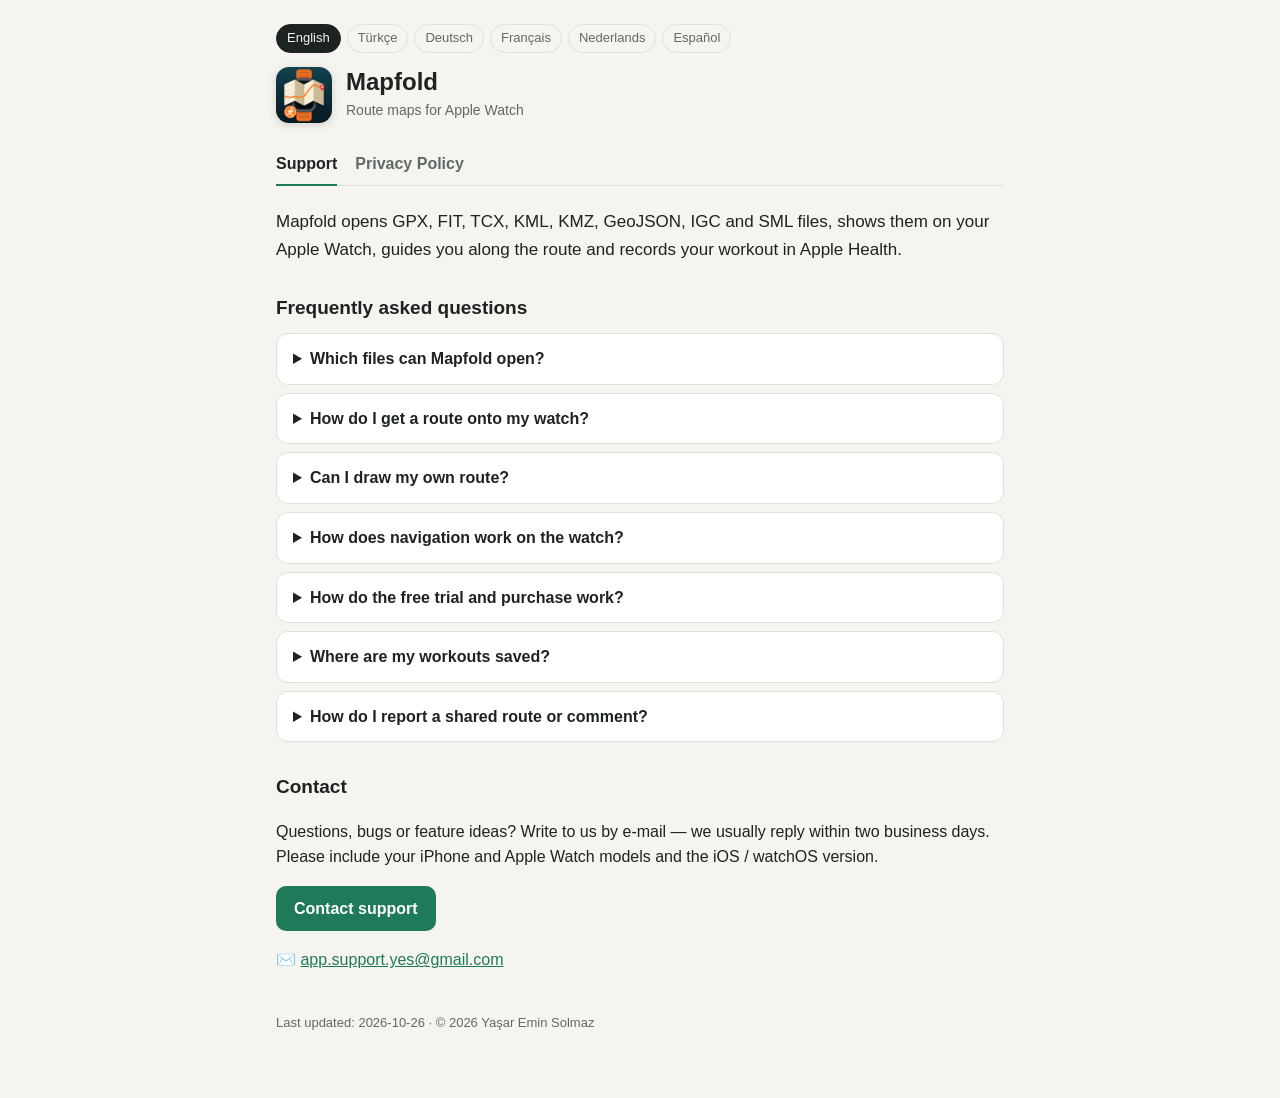
<file: index.html>
<!doctype html><html><head><meta charset="utf-8"><meta name="viewport" content="width=device-width,initial-scale=1">
<title>Mapfold</title><script>
var L=["en","tr","de","fr","nl","es"],p=(navigator.languages||[navigator.language||"en"]).map(function(x){return x.slice(0,2).toLowerCase()}).find(function(x){return L.indexOf(x)>=0})||"en";
location.replace(p+"/"+(location.pathname.indexOf("privacy")>=0?"privacy.html":"index.html"));
</script></head><body style="font-family:sans-serif;padding:24px">
<a href="en/index.html">English</a> · <a href="tr/index.html">Türkçe</a> · <a href="de/index.html">Deutsch</a> · <a href="fr/index.html">Français</a> · <a href="nl/index.html">Nederlands</a> · <a href="es/index.html">Español</a>
</body></html>
</file>
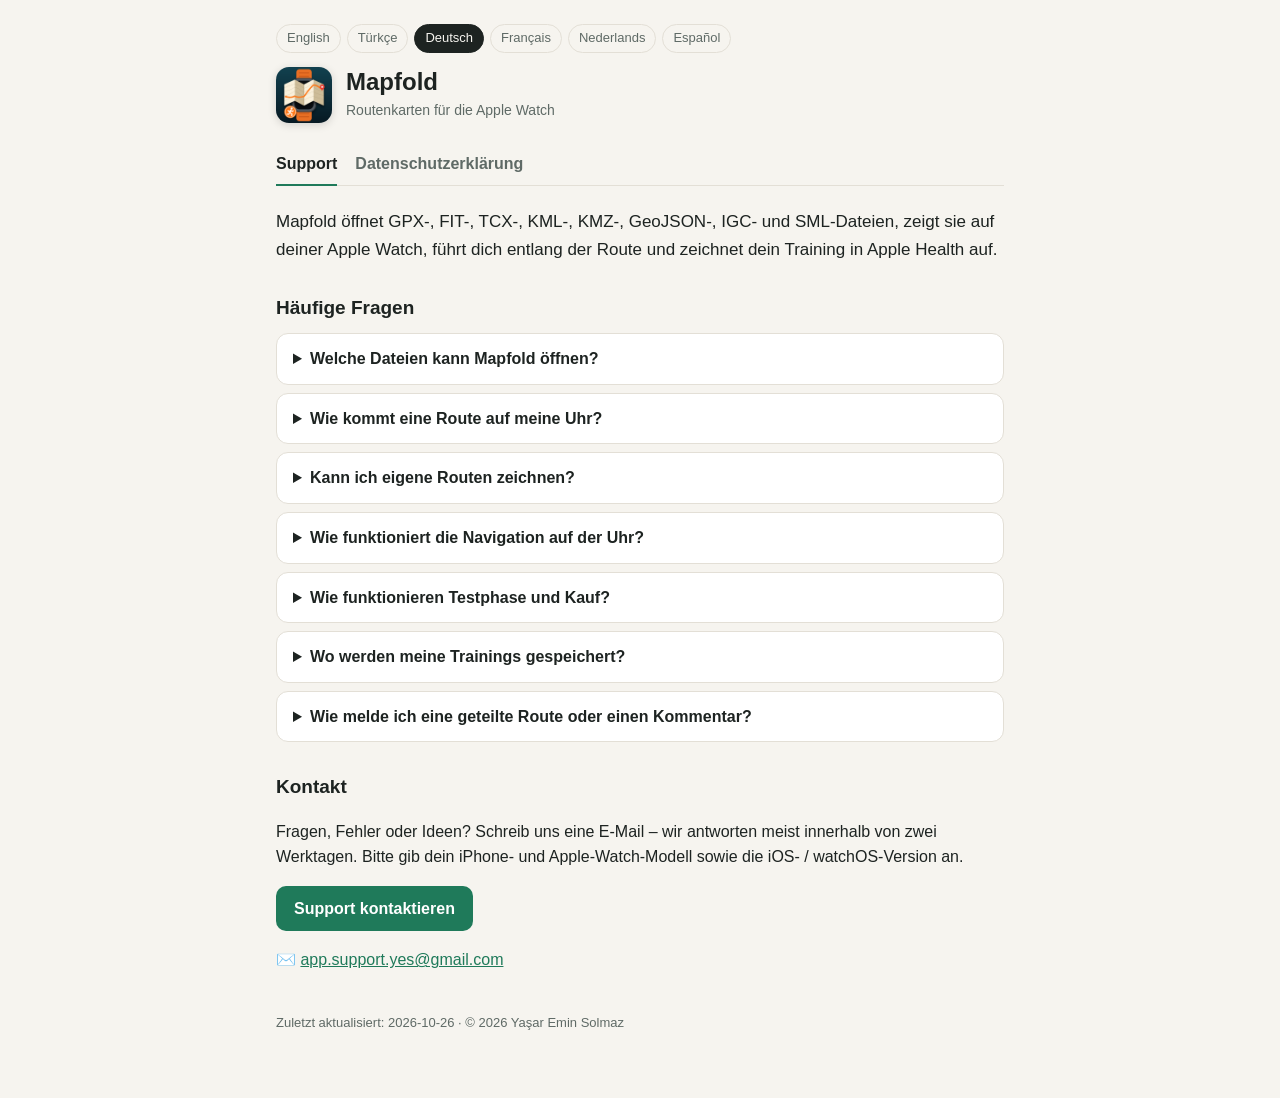
<file: de/index.html>
<!doctype html><html lang="de"><head><meta charset="utf-8">
<meta name="viewport" content="width=device-width,initial-scale=1"><title>Mapfold — Support</title>
<meta name="description" content="Routenkarten für die Apple Watch"><link rel="alternate" hreflang="en" href="../en/index.html"><link rel="alternate" hreflang="tr" href="../tr/index.html"><link rel="alternate" hreflang="de" href="../de/index.html"><link rel="alternate" hreflang="fr" href="../fr/index.html"><link rel="alternate" hreflang="nl" href="../nl/index.html"><link rel="alternate" hreflang="es" href="../es/index.html"><link rel="icon" href="../icon.png"><link rel="stylesheet" href="../style.css"></head>
<body><div class="wrap"><nav class="langs"><a href="../en/index.html" lang="en">English</a><a href="../tr/index.html" lang="tr">Türkçe</a><a href="../de/index.html" lang="de" class=on>Deutsch</a><a href="../fr/index.html" lang="fr">Français</a><a href="../nl/index.html" lang="nl">Nederlands</a><a href="../es/index.html" lang="es">Español</a></nav>
<header><img src="../icon.png" alt=""><div><h1>Mapfold</h1><p>Routenkarten für die Apple Watch</p></div></header>
<nav class="tabs"><a href="index.html" class=on>Support</a><a href="privacy.html">Datenschutzerklärung</a></nav><p class="lead">Mapfold öffnet GPX-, FIT-, TCX-, KML-, KMZ-, GeoJSON-, IGC- und SML-Dateien, zeigt sie auf deiner Apple Watch, führt dich entlang der Route und zeichnet dein Training in Apple Health auf.</p><h2>Häufige Fragen</h2><details><summary>Welche Dateien kann Mapfold öffnen?</summary><p>GPX, FIT (Garmin, Suunto, Wahoo, Coros), TCX, KML, KMZ, GeoJSON, IGC und SML. Öffne eine Datei aus Dateien, Mail, AirDrop oder einer anderen App mit „In Mapfold öffnen“ oder tippe in der App auf +.</p></details><details><summary>Wie kommt eine Route auf meine Uhr?</summary><p>Öffne die Route in der iPhone-App und tippe auf „An Uhr senden“. Die Watch-App muss installiert sein; sind beide Geräte in der Nähe, ist die Route nach wenigen Sekunden da.</p></details><details><summary>Kann ich eigene Routen zeichnen?</summary><p>Ja. Tippe auf + → „Route auf Karte zeichnen“, suche einen Ort und tippe Punkte auf die Karte – Mapfold folgt Wegen und Straßen. Mit „Hin und zurück“ geht es auf demselben Weg zurück. Exportiere das Ergebnis als GPX auf die Uhr oder in jede andere App.</p></details><details><summary>Wie funktioniert die Navigation auf der Uhr?</summary><p>Wähle auf der Uhr eine Route und dann „Karte“ (Karte mit Warnung beim Verlassen der Route) oder „Navigation“ (Abbiegehinweise, optionales Pace-Ziel mit Warnung bei zu langsam / zu schnell und Sprachansagen). „Zurück zum Start“ führt dich den gleichen Weg zurück.</p></details><details><summary>Wie funktionieren Testphase und Kauf?</summary><p>Starte in der App die kostenlose 1-Tages-Testphase. Danach schaltet ein einmaliger Kauf Mapfold frei – kein Abo. Neues iPhone? Tippe auf „Käufe wiederherstellen“.</p></details><details><summary>Wo werden meine Trainings gespeichert?</summary><p>Auf der Uhr aufgezeichnete Trainings werden mit Route in Apple Health und Fitness gespeichert. Eine Kopie erscheint in der App unter „Trainingsaufzeichnungen“.</p></details><details><summary>Wie melde ich eine geteilte Route oder einen Kommentar?</summary><p>Öffne unter „Geteilte Routen“ die Route oder den Kommentar und tippe auf „Melden“ oder „Nutzer blockieren“. Der Inhalt wird auf deinem Gerät sofort ausgeblendet und innerhalb von 24 Stunden geprüft.</p></details><h2 id="contact">Kontakt</h2><p>Fragen, Fehler oder Ideen? Schreib uns eine E-Mail – wir antworten meist innerhalb von zwei Werktagen. Bitte gib dein iPhone- und Apple-Watch-Modell sowie die iOS- / watchOS-Version an.</p><p><a class="btn" href="mailto:app.support.yes@gmail.com?subject=Mapfold">Support kontaktieren</a></p><p>✉️ <a href="mailto:app.support.yes@gmail.com?subject=Mapfold">app.support.yes@gmail.com</a></p>
<footer>Zuletzt aktualisiert: 2026-10-26 · © 2026 Yaşar Emin Solmaz</footer></div></body></html>
</file>
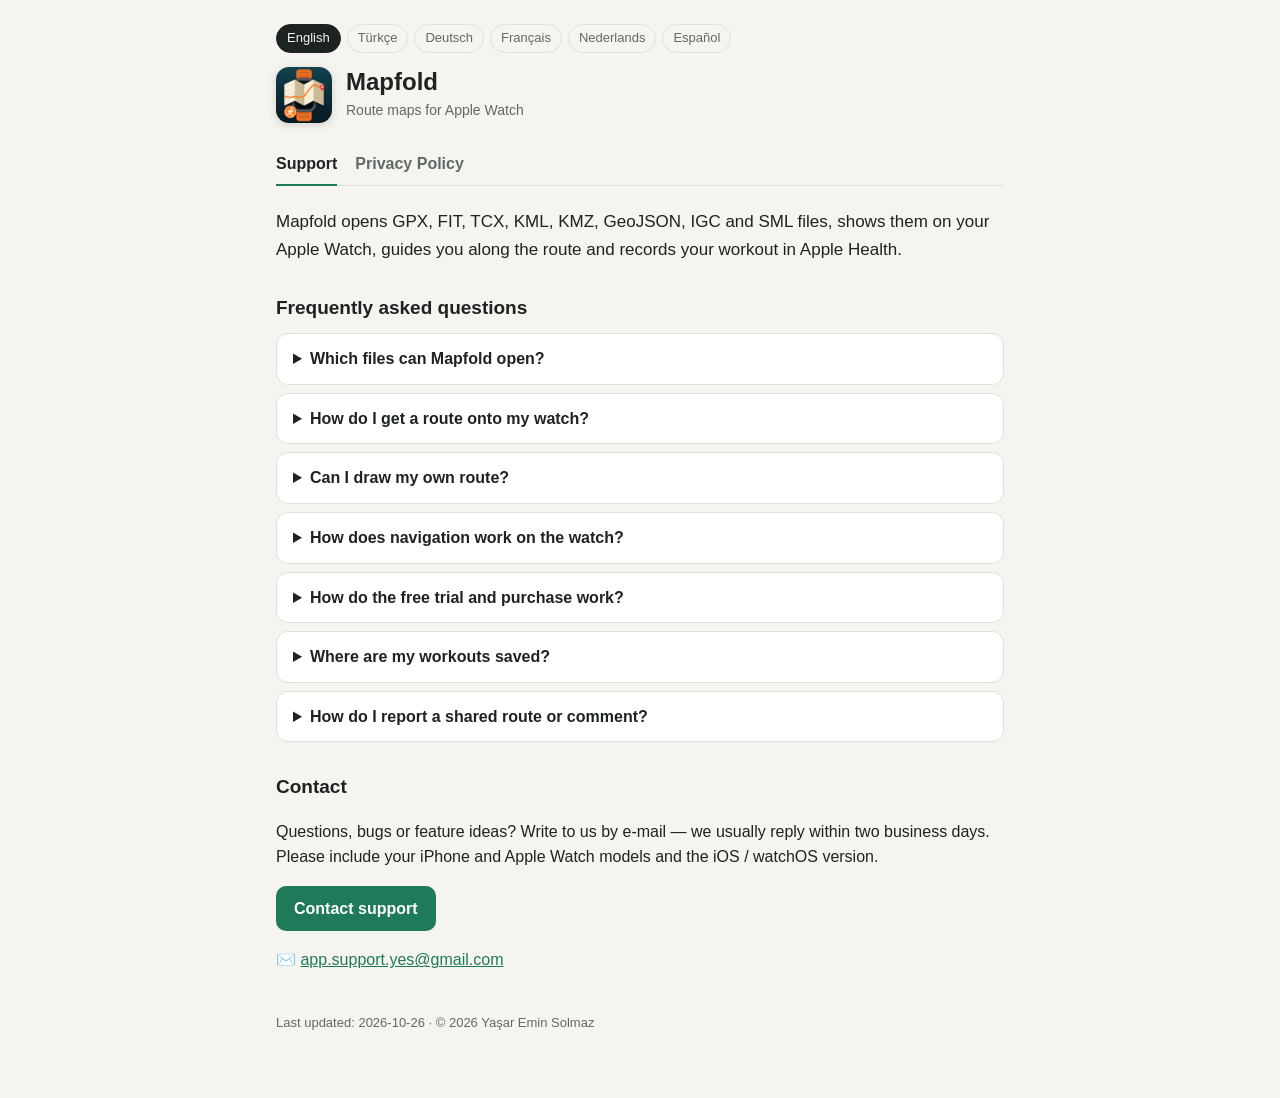
<file: en/index.html>
<!doctype html><html lang="en"><head><meta charset="utf-8">
<meta name="viewport" content="width=device-width,initial-scale=1"><title>Mapfold — Support</title>
<meta name="description" content="Route maps for Apple Watch"><link rel="alternate" hreflang="en" href="../en/index.html"><link rel="alternate" hreflang="tr" href="../tr/index.html"><link rel="alternate" hreflang="de" href="../de/index.html"><link rel="alternate" hreflang="fr" href="../fr/index.html"><link rel="alternate" hreflang="nl" href="../nl/index.html"><link rel="alternate" hreflang="es" href="../es/index.html"><link rel="icon" href="../icon.png"><link rel="stylesheet" href="../style.css"></head>
<body><div class="wrap"><nav class="langs"><a href="../en/index.html" lang="en" class=on>English</a><a href="../tr/index.html" lang="tr">Türkçe</a><a href="../de/index.html" lang="de">Deutsch</a><a href="../fr/index.html" lang="fr">Français</a><a href="../nl/index.html" lang="nl">Nederlands</a><a href="../es/index.html" lang="es">Español</a></nav>
<header><img src="../icon.png" alt=""><div><h1>Mapfold</h1><p>Route maps for Apple Watch</p></div></header>
<nav class="tabs"><a href="index.html" class=on>Support</a><a href="privacy.html">Privacy Policy</a></nav><p class="lead">Mapfold opens GPX, FIT, TCX, KML, KMZ, GeoJSON, IGC and SML files, shows them on your Apple Watch, guides you along the route and records your workout in Apple Health.</p><h2>Frequently asked questions</h2><details><summary>Which files can Mapfold open?</summary><p>GPX, FIT (Garmin, Suunto, Wahoo, Coros), TCX, KML, KMZ, GeoJSON, IGC and SML. Open a file from Files, Mail, AirDrop or any app with “Open in Mapfold”, or tap + in the app.</p></details><details><summary>How do I get a route onto my watch?</summary><p>Open the route in the iPhone app and tap “Send to watch”. The Apple Watch app must be installed; the route arrives within a few seconds when both devices are nearby.</p></details><details><summary>Can I draw my own route?</summary><p>Yes. Tap + → “Draw route on map”, search for a place, tap points on the map and Mapfold follows paths and roads. Use “Out-and-back” to return the same way. Export the result as GPX to your watch or any other app.</p></details><details><summary>How does navigation work on the watch?</summary><p>Choose a route on the watch, then “Map” (map with an off-route alert) or “Navigation” (turn prompts, optional pace target with too-slow / too-fast alerts and voice). “Back to start” guides you back along the path you came.</p></details><details><summary>How do the free trial and purchase work?</summary><p>Start the 1-day free trial from the app. After that, Mapfold is unlocked with a single one-time purchase — no subscription. Changed phones? Tap “Restore purchases”.</p></details><details><summary>Where are my workouts saved?</summary><p>Workouts recorded on the watch are saved to Apple Health and Fitness, with the route. A copy appears in the app under “Workout recordings”.</p></details><details><summary>How do I report a shared route or comment?</summary><p>In “Shared routes”, open the route or comment and tap “Report” or “Block user”. The content is hidden on your device immediately and reviewed within 24 hours.</p></details><h2 id="contact">Contact</h2><p>Questions, bugs or feature ideas? Write to us by e-mail — we usually reply within two business days. Please include your iPhone and Apple Watch models and the iOS / watchOS version.</p><p><a class="btn" href="mailto:app.support.yes@gmail.com?subject=Mapfold">Contact support</a></p><p>✉️ <a href="mailto:app.support.yes@gmail.com?subject=Mapfold">app.support.yes@gmail.com</a></p>
<footer>Last updated: 2026-10-26 · © 2026 Yaşar Emin Solmaz</footer></div></body></html>
</file>
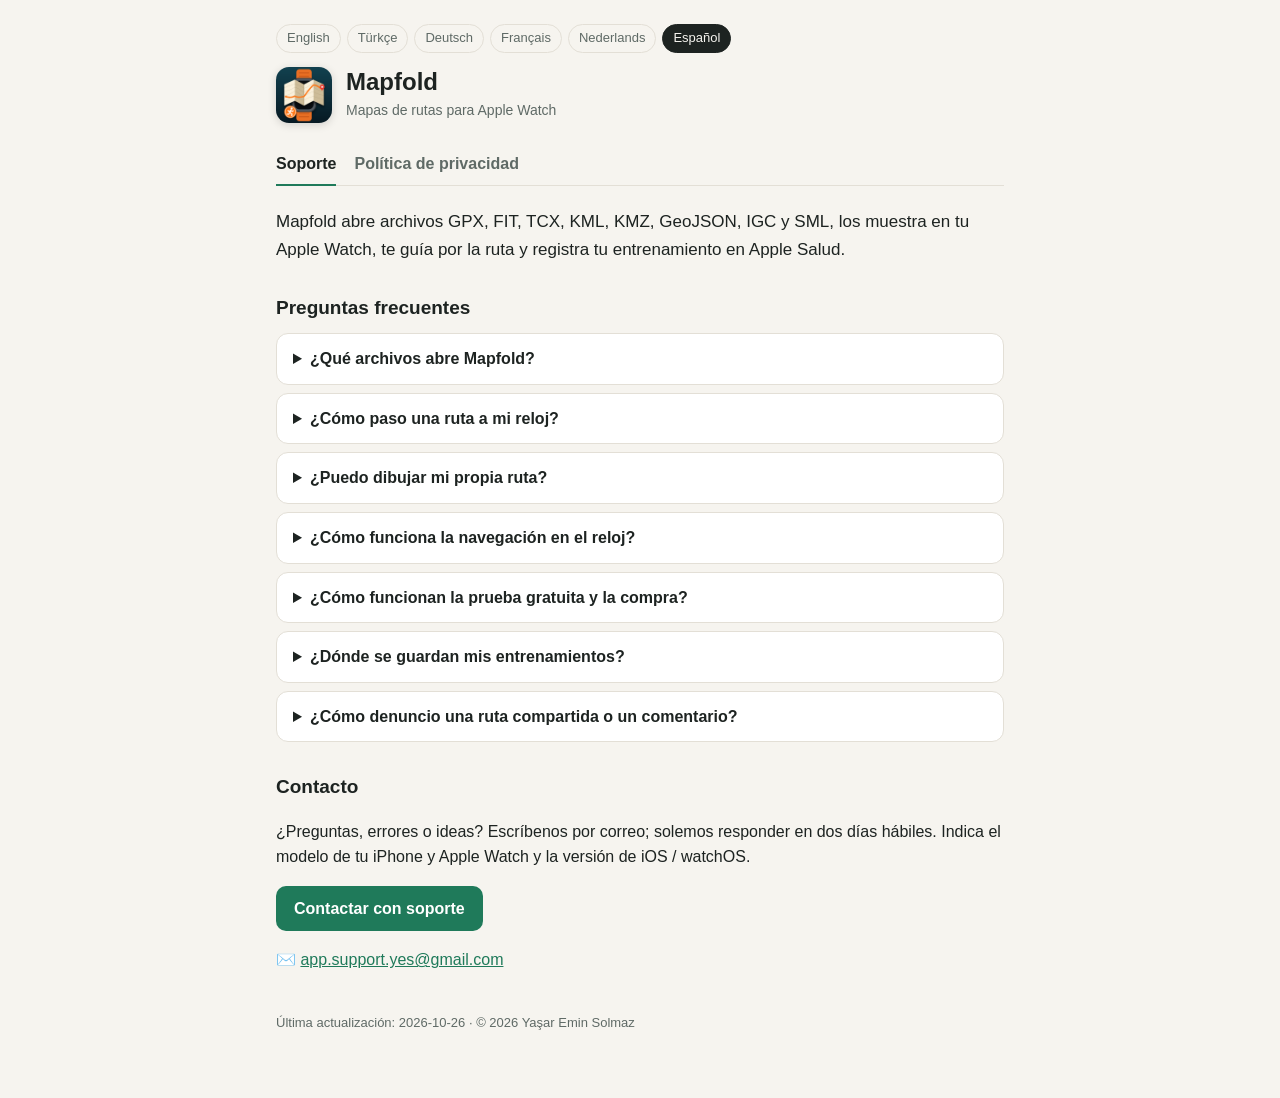
<file: es/index.html>
<!doctype html><html lang="es"><head><meta charset="utf-8">
<meta name="viewport" content="width=device-width,initial-scale=1"><title>Mapfold — Soporte</title>
<meta name="description" content="Mapas de rutas para Apple Watch"><link rel="alternate" hreflang="en" href="../en/index.html"><link rel="alternate" hreflang="tr" href="../tr/index.html"><link rel="alternate" hreflang="de" href="../de/index.html"><link rel="alternate" hreflang="fr" href="../fr/index.html"><link rel="alternate" hreflang="nl" href="../nl/index.html"><link rel="alternate" hreflang="es" href="../es/index.html"><link rel="icon" href="../icon.png"><link rel="stylesheet" href="../style.css"></head>
<body><div class="wrap"><nav class="langs"><a href="../en/index.html" lang="en">English</a><a href="../tr/index.html" lang="tr">Türkçe</a><a href="../de/index.html" lang="de">Deutsch</a><a href="../fr/index.html" lang="fr">Français</a><a href="../nl/index.html" lang="nl">Nederlands</a><a href="../es/index.html" lang="es" class=on>Español</a></nav>
<header><img src="../icon.png" alt=""><div><h1>Mapfold</h1><p>Mapas de rutas para Apple Watch</p></div></header>
<nav class="tabs"><a href="index.html" class=on>Soporte</a><a href="privacy.html">Política de privacidad</a></nav><p class="lead">Mapfold abre archivos GPX, FIT, TCX, KML, KMZ, GeoJSON, IGC y SML, los muestra en tu Apple Watch, te guía por la ruta y registra tu entrenamiento en Apple Salud.</p><h2>Preguntas frecuentes</h2><details><summary>¿Qué archivos abre Mapfold?</summary><p>GPX, FIT (Garmin, Suunto, Wahoo, Coros), TCX, KML, KMZ, GeoJSON, IGC y SML. Abre un archivo desde Archivos, Mail, AirDrop o cualquier app con «Abrir en Mapfold», o toca + en la app.</p></details><details><summary>¿Cómo paso una ruta a mi reloj?</summary><p>Abre la ruta en la app del iPhone y toca «Enviar al reloj». La app del Apple Watch debe estar instalada; si ambos dispositivos están cerca, la ruta llega en pocos segundos.</p></details><details><summary>¿Puedo dibujar mi propia ruta?</summary><p>Sí. Toca + → «Dibujar ruta en el mapa», busca un lugar y toca puntos en el mapa: Mapfold sigue senderos y calles. Con «Ida y vuelta» regresas por el mismo camino. Exporta el resultado en GPX a tu reloj o a cualquier otra app.</p></details><details><summary>¿Cómo funciona la navegación en el reloj?</summary><p>Elige una ruta en el reloj y luego «Mapa» (mapa con aviso al salirte de la ruta) o «Navegación» (avisos de giro, objetivo de ritmo opcional con alertas de demasiado lento / rápido y voz). «Volver al inicio» te guía de regreso por el camino recorrido.</p></details><details><summary>¿Cómo funcionan la prueba gratuita y la compra?</summary><p>Inicia la prueba gratuita de 1 día desde la app. Después, Mapfold se desbloquea con una única compra, sin suscripción. ¿Cambiaste de iPhone? Toca «Restaurar compras».</p></details><details><summary>¿Dónde se guardan mis entrenamientos?</summary><p>Los entrenamientos registrados en el reloj se guardan con su ruta en Apple Salud y Fitness. Una copia aparece en la app en «Registros de entrenamiento».</p></details><details><summary>¿Cómo denuncio una ruta compartida o un comentario?</summary><p>En «Rutas compartidas», abre la ruta o el comentario y toca «Denunciar» o «Bloquear usuario». El contenido se oculta al instante en tu dispositivo y se revisa en un plazo de 24 horas.</p></details><h2 id="contact">Contacto</h2><p>¿Preguntas, errores o ideas? Escríbenos por correo; solemos responder en dos días hábiles. Indica el modelo de tu iPhone y Apple Watch y la versión de iOS / watchOS.</p><p><a class="btn" href="mailto:app.support.yes@gmail.com?subject=Mapfold">Contactar con soporte</a></p><p>✉️ <a href="mailto:app.support.yes@gmail.com?subject=Mapfold">app.support.yes@gmail.com</a></p>
<footer>Última actualización: 2026-10-26 · © 2026 Yaşar Emin Solmaz</footer></div></body></html>
</file>
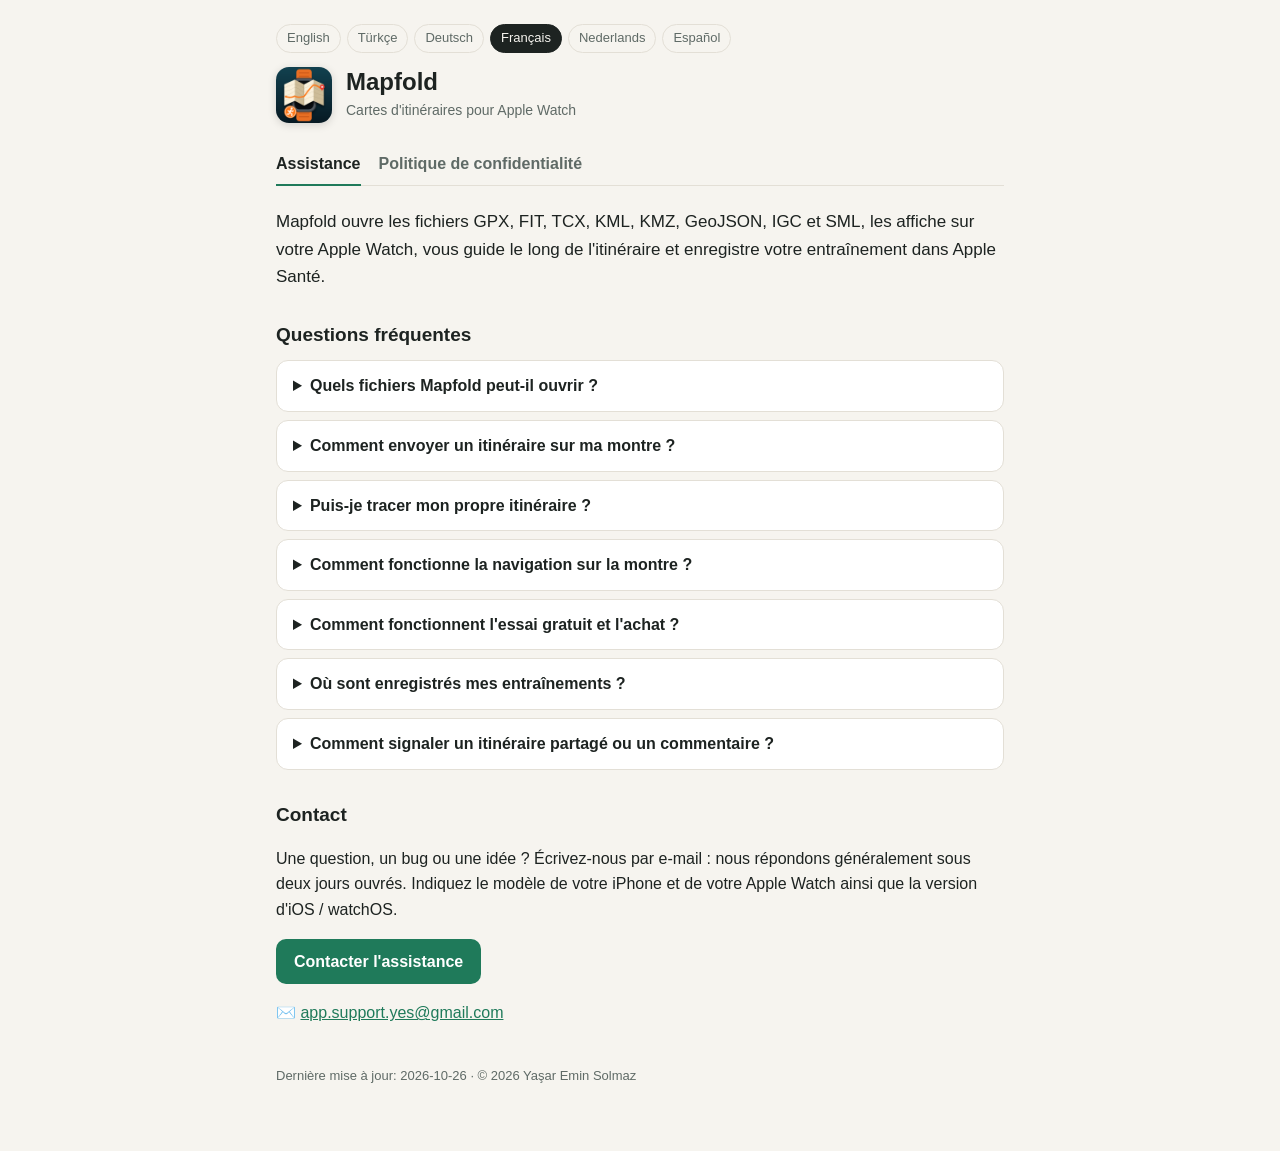
<file: fr/index.html>
<!doctype html><html lang="fr"><head><meta charset="utf-8">
<meta name="viewport" content="width=device-width,initial-scale=1"><title>Mapfold — Assistance</title>
<meta name="description" content="Cartes d&#x27;itinéraires pour Apple Watch"><link rel="alternate" hreflang="en" href="../en/index.html"><link rel="alternate" hreflang="tr" href="../tr/index.html"><link rel="alternate" hreflang="de" href="../de/index.html"><link rel="alternate" hreflang="fr" href="../fr/index.html"><link rel="alternate" hreflang="nl" href="../nl/index.html"><link rel="alternate" hreflang="es" href="../es/index.html"><link rel="icon" href="../icon.png"><link rel="stylesheet" href="../style.css"></head>
<body><div class="wrap"><nav class="langs"><a href="../en/index.html" lang="en">English</a><a href="../tr/index.html" lang="tr">Türkçe</a><a href="../de/index.html" lang="de">Deutsch</a><a href="../fr/index.html" lang="fr" class=on>Français</a><a href="../nl/index.html" lang="nl">Nederlands</a><a href="../es/index.html" lang="es">Español</a></nav>
<header><img src="../icon.png" alt=""><div><h1>Mapfold</h1><p>Cartes d&#x27;itinéraires pour Apple Watch</p></div></header>
<nav class="tabs"><a href="index.html" class=on>Assistance</a><a href="privacy.html">Politique de confidentialité</a></nav><p class="lead">Mapfold ouvre les fichiers GPX, FIT, TCX, KML, KMZ, GeoJSON, IGC et SML, les affiche sur votre Apple Watch, vous guide le long de l&#x27;itinéraire et enregistre votre entraînement dans Apple Santé.</p><h2>Questions fréquentes</h2><details><summary>Quels fichiers Mapfold peut-il ouvrir ?</summary><p>GPX, FIT (Garmin, Suunto, Wahoo, Coros), TCX, KML, KMZ, GeoJSON, IGC et SML. Ouvrez un fichier depuis Fichiers, Mail, AirDrop ou toute autre app avec « Ouvrir dans Mapfold », ou touchez + dans l&#x27;app.</p></details><details><summary>Comment envoyer un itinéraire sur ma montre ?</summary><p>Ouvrez l&#x27;itinéraire dans l&#x27;app iPhone et touchez « Envoyer à la montre ». L&#x27;app Apple Watch doit être installée ; l&#x27;itinéraire arrive en quelques secondes lorsque les deux appareils sont proches.</p></details><details><summary>Puis-je tracer mon propre itinéraire ?</summary><p>Oui. Touchez + → « Tracer sur la carte », recherchez un lieu et touchez des points sur la carte : Mapfold suit les chemins et les routes. « Aller-retour » vous ramène par le même chemin. Exportez le résultat en GPX vers votre montre ou toute autre app.</p></details><details><summary>Comment fonctionne la navigation sur la montre ?</summary><p>Choisissez un itinéraire sur la montre, puis « Carte » (carte avec alerte hors itinéraire) ou « Navigation » (indications de virage, objectif d&#x27;allure facultatif avec alertes trop lent / trop rapide et guidage vocal). « Retour au départ » vous ramène par le chemin parcouru.</p></details><details><summary>Comment fonctionnent l&#x27;essai gratuit et l&#x27;achat ?</summary><p>Lancez l&#x27;essai gratuit d&#x27;un jour depuis l&#x27;app. Ensuite, Mapfold se débloque par un achat unique, sans abonnement. Nouvel iPhone ? Touchez « Restaurer les achats ».</p></details><details><summary>Où sont enregistrés mes entraînements ?</summary><p>Les entraînements enregistrés sur la montre sont sauvegardés avec leur tracé dans Apple Santé et Forme. Une copie apparaît dans l&#x27;app sous « Enregistrements d&#x27;entraînement ».</p></details><details><summary>Comment signaler un itinéraire partagé ou un commentaire ?</summary><p>Dans « Itinéraires partagés », ouvrez l&#x27;itinéraire ou le commentaire et touchez « Signaler » ou « Bloquer l&#x27;utilisateur ». Le contenu est immédiatement masqué sur votre appareil et examiné sous 24 heures.</p></details><h2 id="contact">Contact</h2><p>Une question, un bug ou une idée ? Écrivez-nous par e-mail : nous répondons généralement sous deux jours ouvrés. Indiquez le modèle de votre iPhone et de votre Apple Watch ainsi que la version d&#x27;iOS / watchOS.</p><p><a class="btn" href="mailto:app.support.yes@gmail.com?subject=Mapfold">Contacter l&#x27;assistance</a></p><p>✉️ <a href="mailto:app.support.yes@gmail.com?subject=Mapfold">app.support.yes@gmail.com</a></p>
<footer>Dernière mise à jour: 2026-10-26 · © 2026 Yaşar Emin Solmaz</footer></div></body></html>
</file>
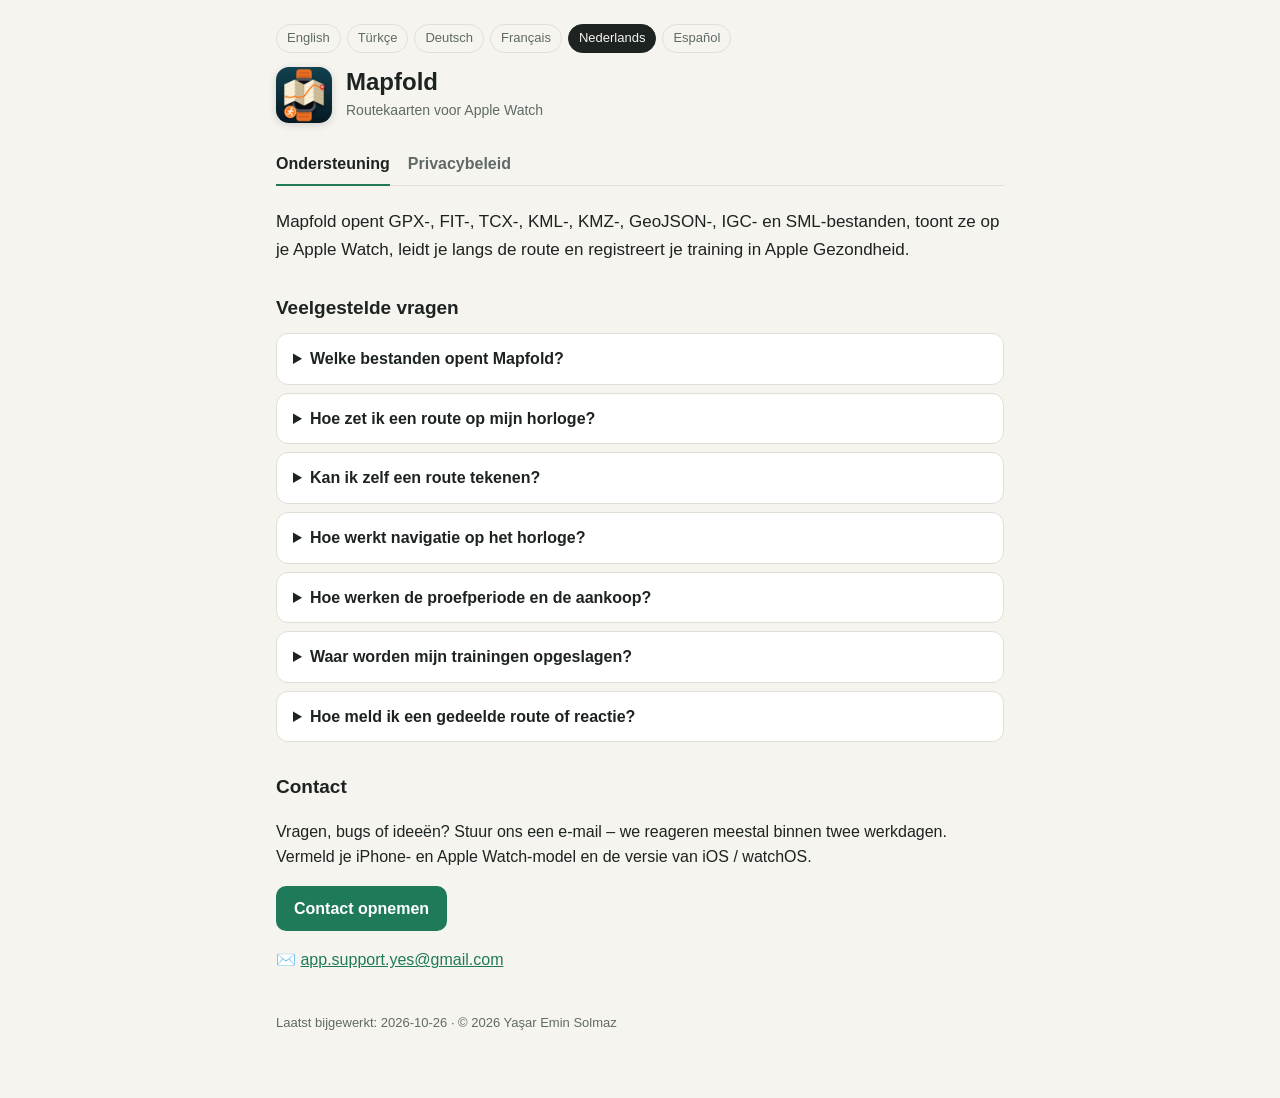
<file: nl/index.html>
<!doctype html><html lang="nl"><head><meta charset="utf-8">
<meta name="viewport" content="width=device-width,initial-scale=1"><title>Mapfold — Ondersteuning</title>
<meta name="description" content="Routekaarten voor Apple Watch"><link rel="alternate" hreflang="en" href="../en/index.html"><link rel="alternate" hreflang="tr" href="../tr/index.html"><link rel="alternate" hreflang="de" href="../de/index.html"><link rel="alternate" hreflang="fr" href="../fr/index.html"><link rel="alternate" hreflang="nl" href="../nl/index.html"><link rel="alternate" hreflang="es" href="../es/index.html"><link rel="icon" href="../icon.png"><link rel="stylesheet" href="../style.css"></head>
<body><div class="wrap"><nav class="langs"><a href="../en/index.html" lang="en">English</a><a href="../tr/index.html" lang="tr">Türkçe</a><a href="../de/index.html" lang="de">Deutsch</a><a href="../fr/index.html" lang="fr">Français</a><a href="../nl/index.html" lang="nl" class=on>Nederlands</a><a href="../es/index.html" lang="es">Español</a></nav>
<header><img src="../icon.png" alt=""><div><h1>Mapfold</h1><p>Routekaarten voor Apple Watch</p></div></header>
<nav class="tabs"><a href="index.html" class=on>Ondersteuning</a><a href="privacy.html">Privacybeleid</a></nav><p class="lead">Mapfold opent GPX-, FIT-, TCX-, KML-, KMZ-, GeoJSON-, IGC- en SML-bestanden, toont ze op je Apple Watch, leidt je langs de route en registreert je training in Apple Gezondheid.</p><h2>Veelgestelde vragen</h2><details><summary>Welke bestanden opent Mapfold?</summary><p>GPX, FIT (Garmin, Suunto, Wahoo, Coros), TCX, KML, KMZ, GeoJSON, IGC en SML. Open een bestand vanuit Bestanden, Mail, AirDrop of een andere app met ‘Open in Mapfold’, of tik op + in de app.</p></details><details><summary>Hoe zet ik een route op mijn horloge?</summary><p>Open de route in de iPhone-app en tik op ‘Stuur naar horloge’. De Apple Watch-app moet geïnstalleerd zijn; als beide apparaten in de buurt zijn, staat de route er binnen enkele seconden op.</p></details><details><summary>Kan ik zelf een route tekenen?</summary><p>Ja. Tik op + → ‘Route op kaart tekenen’, zoek een plaats en tik punten op de kaart – Mapfold volgt paden en wegen. Met ‘Heen en terug’ ga je via dezelfde weg terug. Exporteer het resultaat als GPX naar je horloge of een andere app.</p></details><details><summary>Hoe werkt navigatie op het horloge?</summary><p>Kies een route op het horloge en daarna ‘Kaart’ (kaart met waarschuwing als je van de route afwijkt) of ‘Navigatie’ (afslagmeldingen, optioneel tempodoel met waarschuwing bij te langzaam / te snel en gesproken aanwijzingen). ‘Terug naar start’ leidt je via dezelfde weg terug.</p></details><details><summary>Hoe werken de proefperiode en de aankoop?</summary><p>Start de gratis proefperiode van 1 dag in de app. Daarna ontgrendel je Mapfold met één eenmalige aankoop – geen abonnement. Nieuwe iPhone? Tik op ‘Herstel aankopen’.</p></details><details><summary>Waar worden mijn trainingen opgeslagen?</summary><p>Trainingen die op het horloge zijn opgenomen, worden met de route opgeslagen in Apple Gezondheid en Fitness. Een kopie verschijnt in de app onder ‘Trainingsopnames’.</p></details><details><summary>Hoe meld ik een gedeelde route of reactie?</summary><p>Open in ‘Gedeelde routes’ de route of reactie en tik op ‘Melden’ of ‘Gebruiker blokkeren’. De inhoud wordt direct op je apparaat verborgen en binnen 24 uur beoordeeld.</p></details><h2 id="contact">Contact</h2><p>Vragen, bugs of ideeën? Stuur ons een e-mail – we reageren meestal binnen twee werkdagen. Vermeld je iPhone- en Apple Watch-model en de versie van iOS / watchOS.</p><p><a class="btn" href="mailto:app.support.yes@gmail.com?subject=Mapfold">Contact opnemen</a></p><p>✉️ <a href="mailto:app.support.yes@gmail.com?subject=Mapfold">app.support.yes@gmail.com</a></p>
<footer>Laatst bijgewerkt: 2026-10-26 · © 2026 Yaşar Emin Solmaz</footer></div></body></html>
</file>
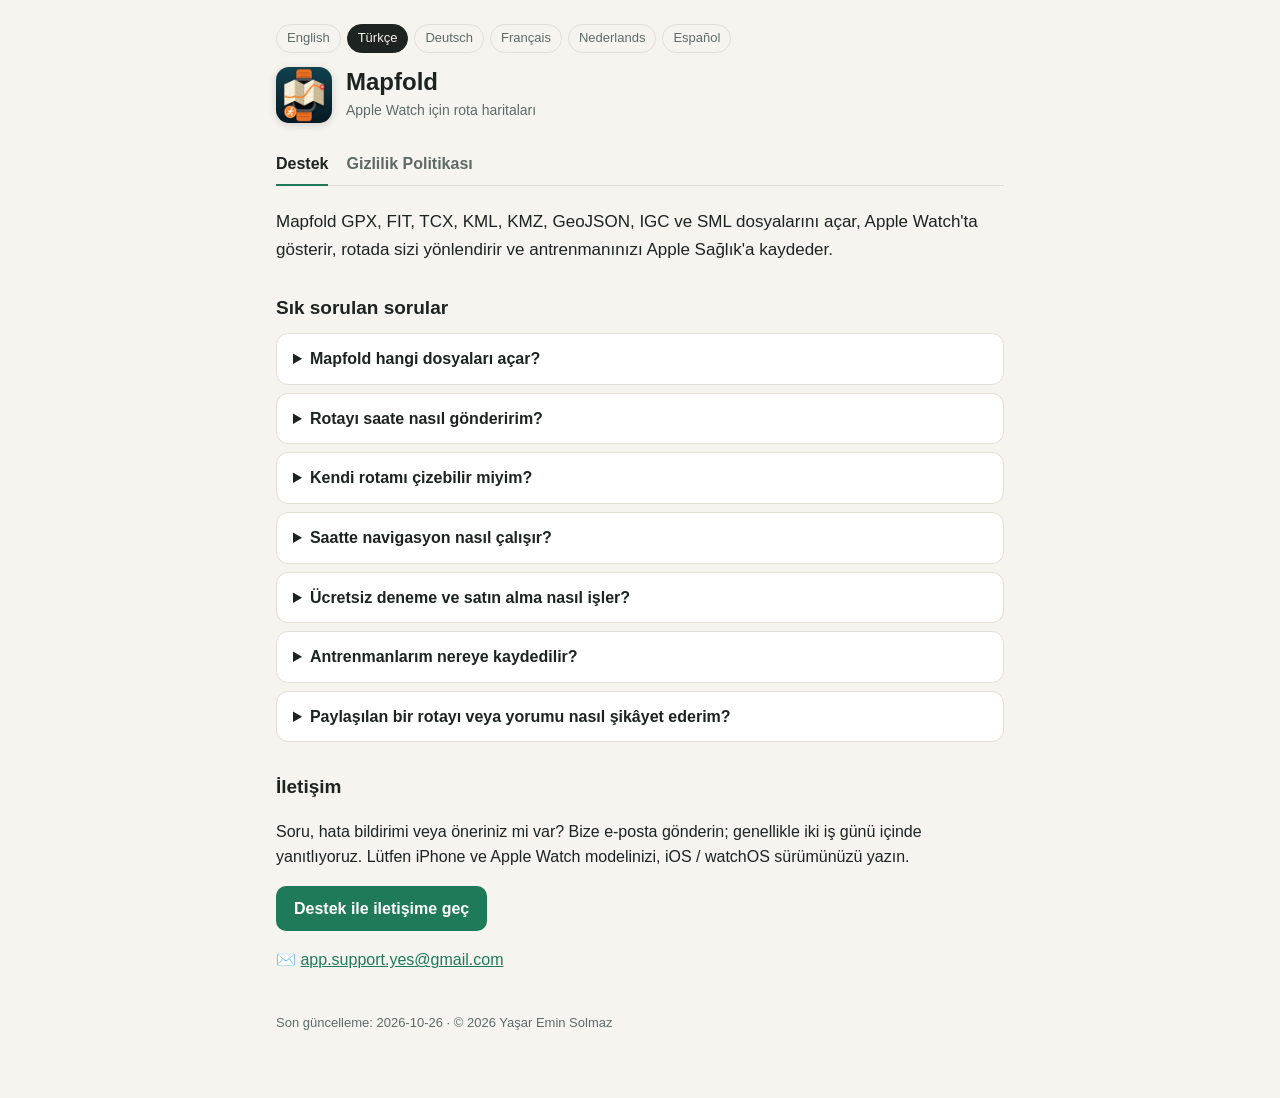
<file: tr/index.html>
<!doctype html><html lang="tr"><head><meta charset="utf-8">
<meta name="viewport" content="width=device-width,initial-scale=1"><title>Mapfold — Destek</title>
<meta name="description" content="Apple Watch için rota haritaları"><link rel="alternate" hreflang="en" href="../en/index.html"><link rel="alternate" hreflang="tr" href="../tr/index.html"><link rel="alternate" hreflang="de" href="../de/index.html"><link rel="alternate" hreflang="fr" href="../fr/index.html"><link rel="alternate" hreflang="nl" href="../nl/index.html"><link rel="alternate" hreflang="es" href="../es/index.html"><link rel="icon" href="../icon.png"><link rel="stylesheet" href="../style.css"></head>
<body><div class="wrap"><nav class="langs"><a href="../en/index.html" lang="en">English</a><a href="../tr/index.html" lang="tr" class=on>Türkçe</a><a href="../de/index.html" lang="de">Deutsch</a><a href="../fr/index.html" lang="fr">Français</a><a href="../nl/index.html" lang="nl">Nederlands</a><a href="../es/index.html" lang="es">Español</a></nav>
<header><img src="../icon.png" alt=""><div><h1>Mapfold</h1><p>Apple Watch için rota haritaları</p></div></header>
<nav class="tabs"><a href="index.html" class=on>Destek</a><a href="privacy.html">Gizlilik Politikası</a></nav><p class="lead">Mapfold GPX, FIT, TCX, KML, KMZ, GeoJSON, IGC ve SML dosyalarını açar, Apple Watch&#x27;ta gösterir, rotada sizi yönlendirir ve antrenmanınızı Apple Sağlık&#x27;a kaydeder.</p><h2>Sık sorulan sorular</h2><details><summary>Mapfold hangi dosyaları açar?</summary><p>GPX, FIT (Garmin, Suunto, Wahoo, Coros), TCX, KML, KMZ, GeoJSON, IGC ve SML. Dosyayı Dosyalar, Mail, AirDrop veya herhangi bir uygulamadan “Mapfold ile aç” diyerek ya da uygulamada + simgesiyle ekleyebilirsiniz.</p></details><details><summary>Rotayı saate nasıl gönderirim?</summary><p>iPhone uygulamasında rotayı açıp “Saate gönder”e dokunun. Saat uygulaması yüklü olmalı; iki cihaz yakındayken rota birkaç saniyede ulaşır.</p></details><details><summary>Kendi rotamı çizebilir miyim?</summary><p>Evet. + → “Haritada rota çiz”, bir yer arayın, haritada noktalara dokunun; Mapfold patika ve yolları takip eder. “Gidiş-dönüş” ile aynı yoldan dönebilirsiniz. Sonucu GPX olarak saatinize veya başka bir uygulamaya gönderin.</p></details><details><summary>Saatte navigasyon nasıl çalışır?</summary><p>Saatte rotayı seçip “Harita” (rotadan çıkınca uyaran harita) ya da “Navigasyon” (dönüş uyarıları, isteğe bağlı pace hedefi, yavaş/hızlı uyarısı ve sesli yönlendirme) modunu açın. “Başlangıca dön” sizi geldiğiniz yoldan geri götürür.</p></details><details><summary>Ücretsiz deneme ve satın alma nasıl işler?</summary><p>Uygulamadan 1 günlük ücretsiz denemeyi başlatın. Sonrasında Mapfold tek seferlik bir satın almayla açılır; abonelik yoktur. Telefon değiştirdiyseniz “Satın alımları geri yükle”ye dokunun.</p></details><details><summary>Antrenmanlarım nereye kaydedilir?</summary><p>Saatte kaydedilen antrenmanlar rotasıyla birlikte Apple Sağlık ve Fitness&#x27;a kaydedilir. Bir kopyası uygulamada “Antrenman kayıtları” klasöründe görünür.</p></details><details><summary>Paylaşılan bir rotayı veya yorumu nasıl şikâyet ederim?</summary><p>“Paylaşılan rotalar”da rotayı veya yorumu açıp “Şikâyet et” ya da “Kullanıcıyı engelle”ye dokunun. İçerik cihazınızda hemen gizlenir ve 24 saat içinde incelenir.</p></details><h2 id="contact">İletişim</h2><p>Soru, hata bildirimi veya öneriniz mi var? Bize e-posta gönderin; genellikle iki iş günü içinde yanıtlıyoruz. Lütfen iPhone ve Apple Watch modelinizi, iOS / watchOS sürümünüzü yazın.</p><p><a class="btn" href="mailto:app.support.yes@gmail.com?subject=Mapfold">Destek ile iletişime geç</a></p><p>✉️ <a href="mailto:app.support.yes@gmail.com?subject=Mapfold">app.support.yes@gmail.com</a></p>
<footer>Son güncelleme: 2026-10-26 · © 2026 Yaşar Emin Solmaz</footer></div></body></html>
</file>
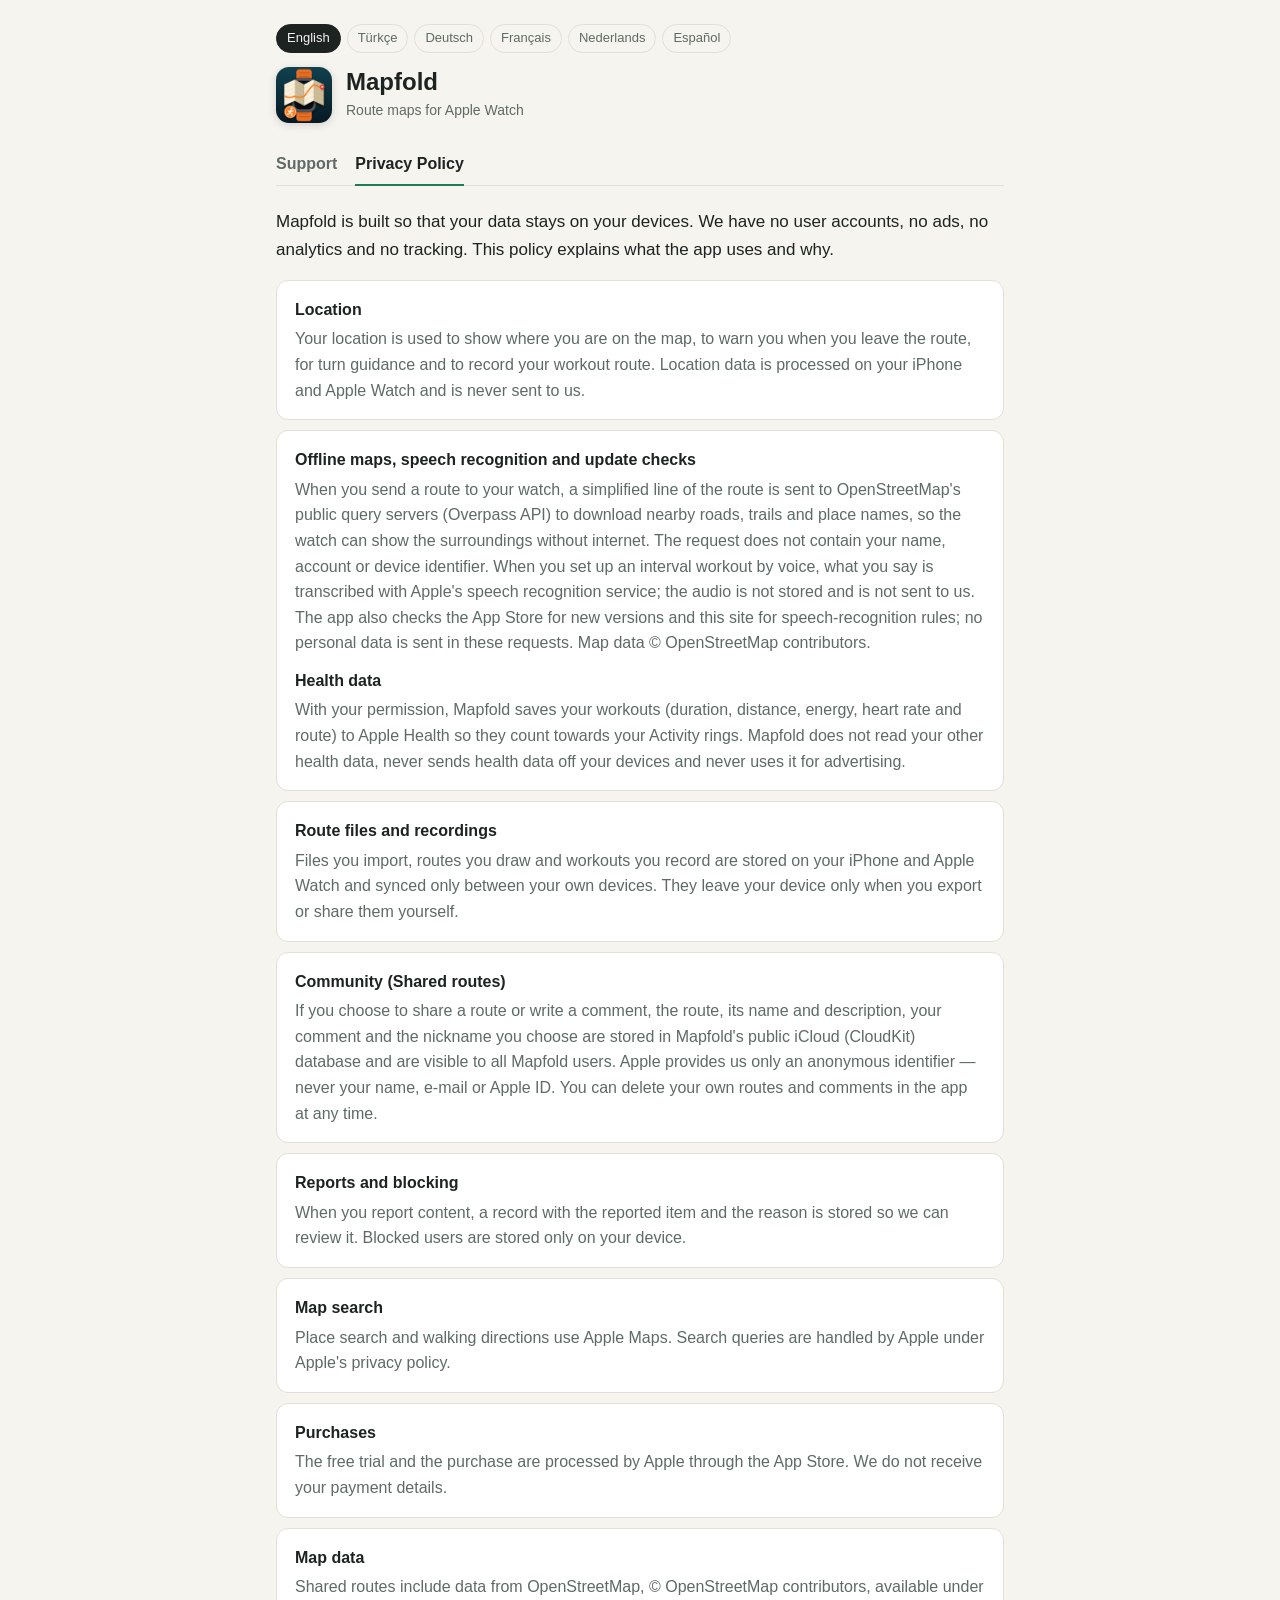
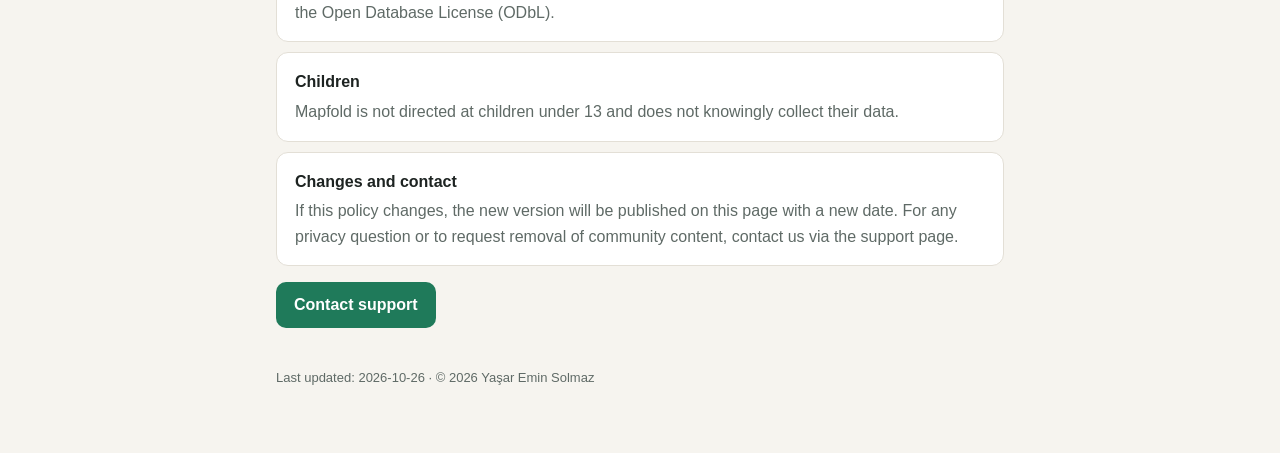
<file: privacy.html>
<!doctype html><html><head><meta charset="utf-8"><meta name="viewport" content="width=device-width,initial-scale=1">
<title>Mapfold</title><script>
var L=["en","tr","de","fr","nl","es"],p=(navigator.languages||[navigator.language||"en"]).map(function(x){return x.slice(0,2).toLowerCase()}).find(function(x){return L.indexOf(x)>=0})||"en";
location.replace(p+"/"+(location.pathname.indexOf("privacy")>=0?"privacy.html":"index.html"));
</script></head><body style="font-family:sans-serif;padding:24px">
<a href="en/privacy.html">English</a> · <a href="tr/privacy.html">Türkçe</a> · <a href="de/privacy.html">Deutsch</a> · <a href="fr/privacy.html">Français</a> · <a href="nl/privacy.html">Nederlands</a> · <a href="es/privacy.html">Español</a>
</body></html>
</file>
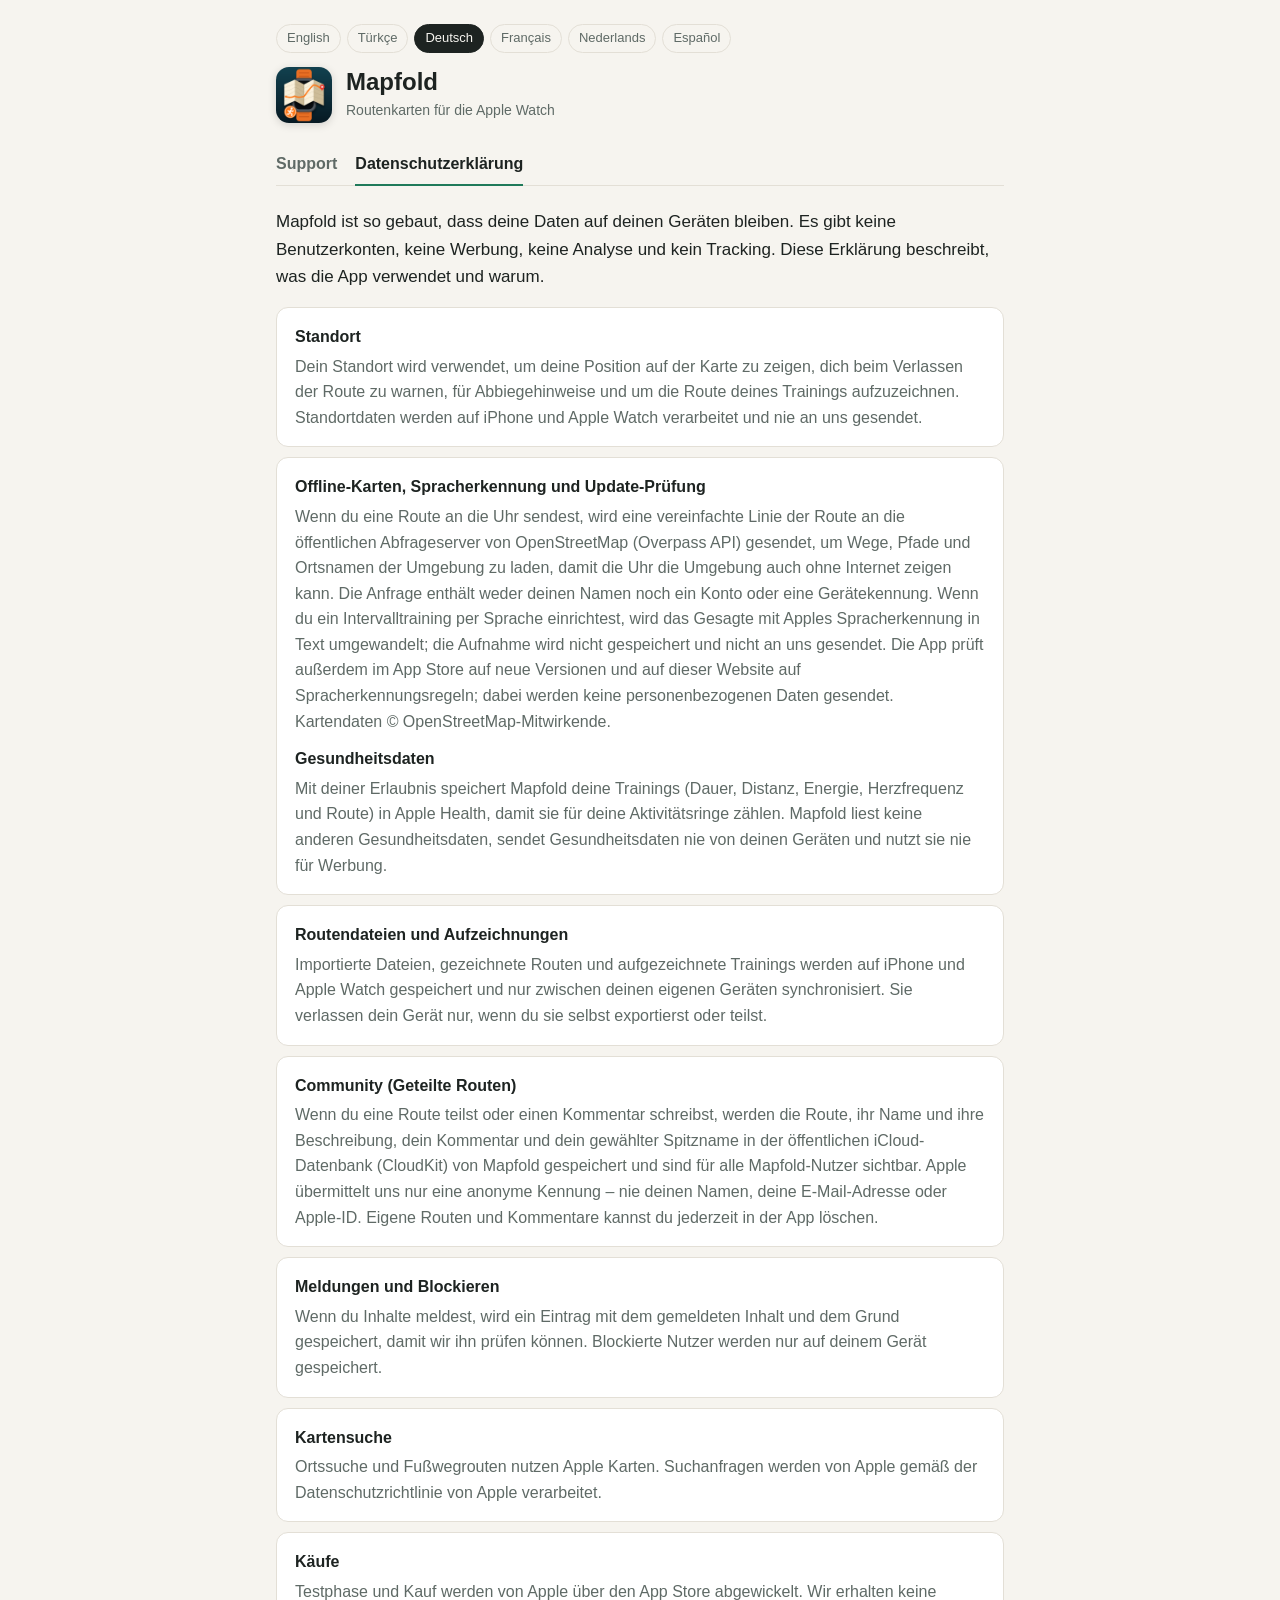
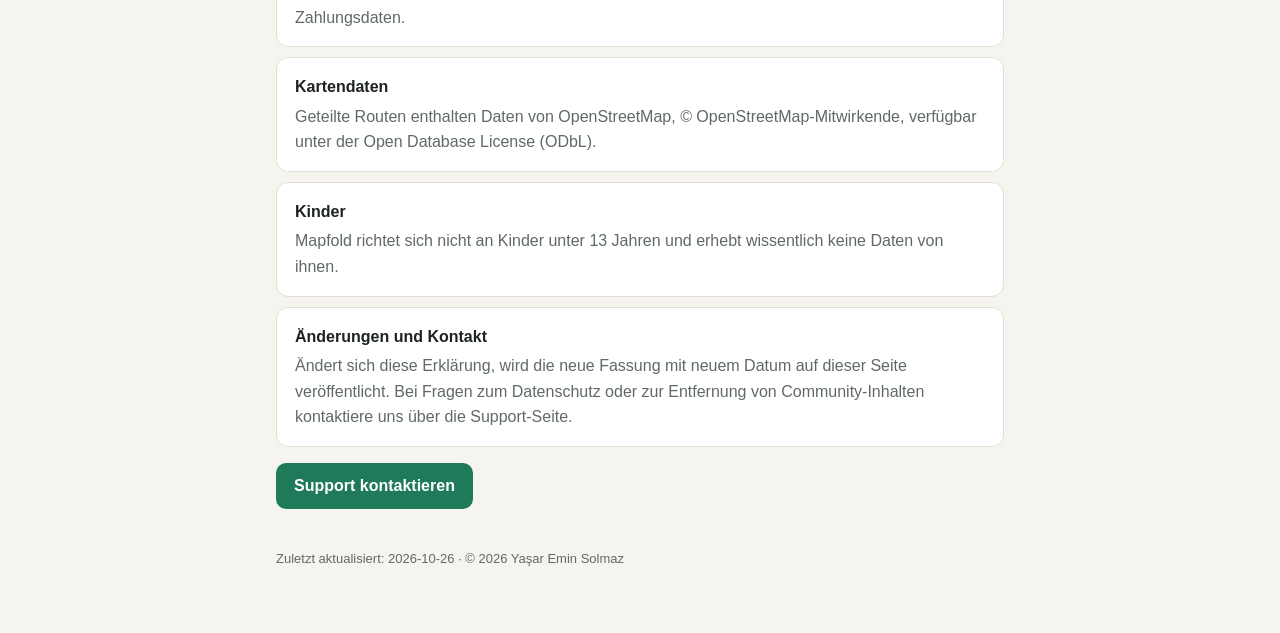
<file: de/privacy.html>
<!doctype html><html lang="de"><head><meta charset="utf-8">
<meta name="viewport" content="width=device-width,initial-scale=1"><title>Mapfold — Datenschutzerklärung</title>
<meta name="description" content="Routenkarten für die Apple Watch"><link rel="alternate" hreflang="en" href="../en/privacy.html"><link rel="alternate" hreflang="tr" href="../tr/privacy.html"><link rel="alternate" hreflang="de" href="../de/privacy.html"><link rel="alternate" hreflang="fr" href="../fr/privacy.html"><link rel="alternate" hreflang="nl" href="../nl/privacy.html"><link rel="alternate" hreflang="es" href="../es/privacy.html"><link rel="icon" href="../icon.png"><link rel="stylesheet" href="../style.css"></head>
<body><div class="wrap"><nav class="langs"><a href="../en/privacy.html" lang="en">English</a><a href="../tr/privacy.html" lang="tr">Türkçe</a><a href="../de/privacy.html" lang="de" class=on>Deutsch</a><a href="../fr/privacy.html" lang="fr">Français</a><a href="../nl/privacy.html" lang="nl">Nederlands</a><a href="../es/privacy.html" lang="es">Español</a></nav>
<header><img src="../icon.png" alt=""><div><h1>Mapfold</h1><p>Routenkarten für die Apple Watch</p></div></header>
<nav class="tabs"><a href="index.html">Support</a><a href="privacy.html" class=on>Datenschutzerklärung</a></nav><p class="lead">Mapfold ist so gebaut, dass deine Daten auf deinen Geräten bleiben. Es gibt keine Benutzerkonten, keine Werbung, keine Analyse und kein Tracking. Diese Erklärung beschreibt, was die App verwendet und warum.</p><section class="pp"><h3>Standort</h3><p>Dein Standort wird verwendet, um deine Position auf der Karte zu zeigen, dich beim Verlassen der Route zu warnen, für Abbiegehinweise und um die Route deines Trainings aufzuzeichnen. Standortdaten werden auf iPhone und Apple Watch verarbeitet und nie an uns gesendet.</p></section><section class="pp"><h3>Offline-Karten, Spracherkennung und Update-Prüfung</h3><p>Wenn du eine Route an die Uhr sendest, wird eine vereinfachte Linie der Route an die öffentlichen Abfrageserver von OpenStreetMap (Overpass API) gesendet, um Wege, Pfade und Ortsnamen der Umgebung zu laden, damit die Uhr die Umgebung auch ohne Internet zeigen kann. Die Anfrage enthält weder deinen Namen noch ein Konto oder eine Gerätekennung. Wenn du ein Intervalltraining per Sprache einrichtest, wird das Gesagte mit Apples Spracherkennung in Text umgewandelt; die Aufnahme wird nicht gespeichert und nicht an uns gesendet. Die App prüft außerdem im App Store auf neue Versionen und auf dieser Website auf Spracherkennungsregeln; dabei werden keine personenbezogenen Daten gesendet. Kartendaten © OpenStreetMap-Mitwirkende.</p><h3>Gesundheitsdaten</h3><p>Mit deiner Erlaubnis speichert Mapfold deine Trainings (Dauer, Distanz, Energie, Herzfrequenz und Route) in Apple Health, damit sie für deine Aktivitätsringe zählen. Mapfold liest keine anderen Gesundheitsdaten, sendet Gesundheitsdaten nie von deinen Geräten und nutzt sie nie für Werbung.</p></section><section class="pp"><h3>Routendateien und Aufzeichnungen</h3><p>Importierte Dateien, gezeichnete Routen und aufgezeichnete Trainings werden auf iPhone und Apple Watch gespeichert und nur zwischen deinen eigenen Geräten synchronisiert. Sie verlassen dein Gerät nur, wenn du sie selbst exportierst oder teilst.</p></section><section class="pp"><h3>Community (Geteilte Routen)</h3><p>Wenn du eine Route teilst oder einen Kommentar schreibst, werden die Route, ihr Name und ihre Beschreibung, dein Kommentar und dein gewählter Spitzname in der öffentlichen iCloud-Datenbank (CloudKit) von Mapfold gespeichert und sind für alle Mapfold-Nutzer sichtbar. Apple übermittelt uns nur eine anonyme Kennung – nie deinen Namen, deine E-Mail-Adresse oder Apple-ID. Eigene Routen und Kommentare kannst du jederzeit in der App löschen.</p></section><section class="pp"><h3>Meldungen und Blockieren</h3><p>Wenn du Inhalte meldest, wird ein Eintrag mit dem gemeldeten Inhalt und dem Grund gespeichert, damit wir ihn prüfen können. Blockierte Nutzer werden nur auf deinem Gerät gespeichert.</p></section><section class="pp"><h3>Kartensuche</h3><p>Ortssuche und Fußwegrouten nutzen Apple Karten. Suchanfragen werden von Apple gemäß der Datenschutzrichtlinie von Apple verarbeitet.</p></section><section class="pp"><h3>Käufe</h3><p>Testphase und Kauf werden von Apple über den App Store abgewickelt. Wir erhalten keine Zahlungsdaten.</p></section><section class="pp"><h3>Kartendaten</h3><p>Geteilte Routen enthalten Daten von OpenStreetMap, © OpenStreetMap-Mitwirkende, verfügbar unter der Open Database License (ODbL).</p></section><section class="pp"><h3>Kinder</h3><p>Mapfold richtet sich nicht an Kinder unter 13 Jahren und erhebt wissentlich keine Daten von ihnen.</p></section><section class="pp"><h3>Änderungen und Kontakt</h3><p>Ändert sich diese Erklärung, wird die neue Fassung mit neuem Datum auf dieser Seite veröffentlicht. Bei Fragen zum Datenschutz oder zur Entfernung von Community-Inhalten kontaktiere uns über die Support-Seite.</p></section><p><a class="btn" href="index.html#contact">Support kontaktieren</a></p>
<footer>Zuletzt aktualisiert: 2026-10-26 · © 2026 Yaşar Emin Solmaz</footer></div></body></html>
</file>
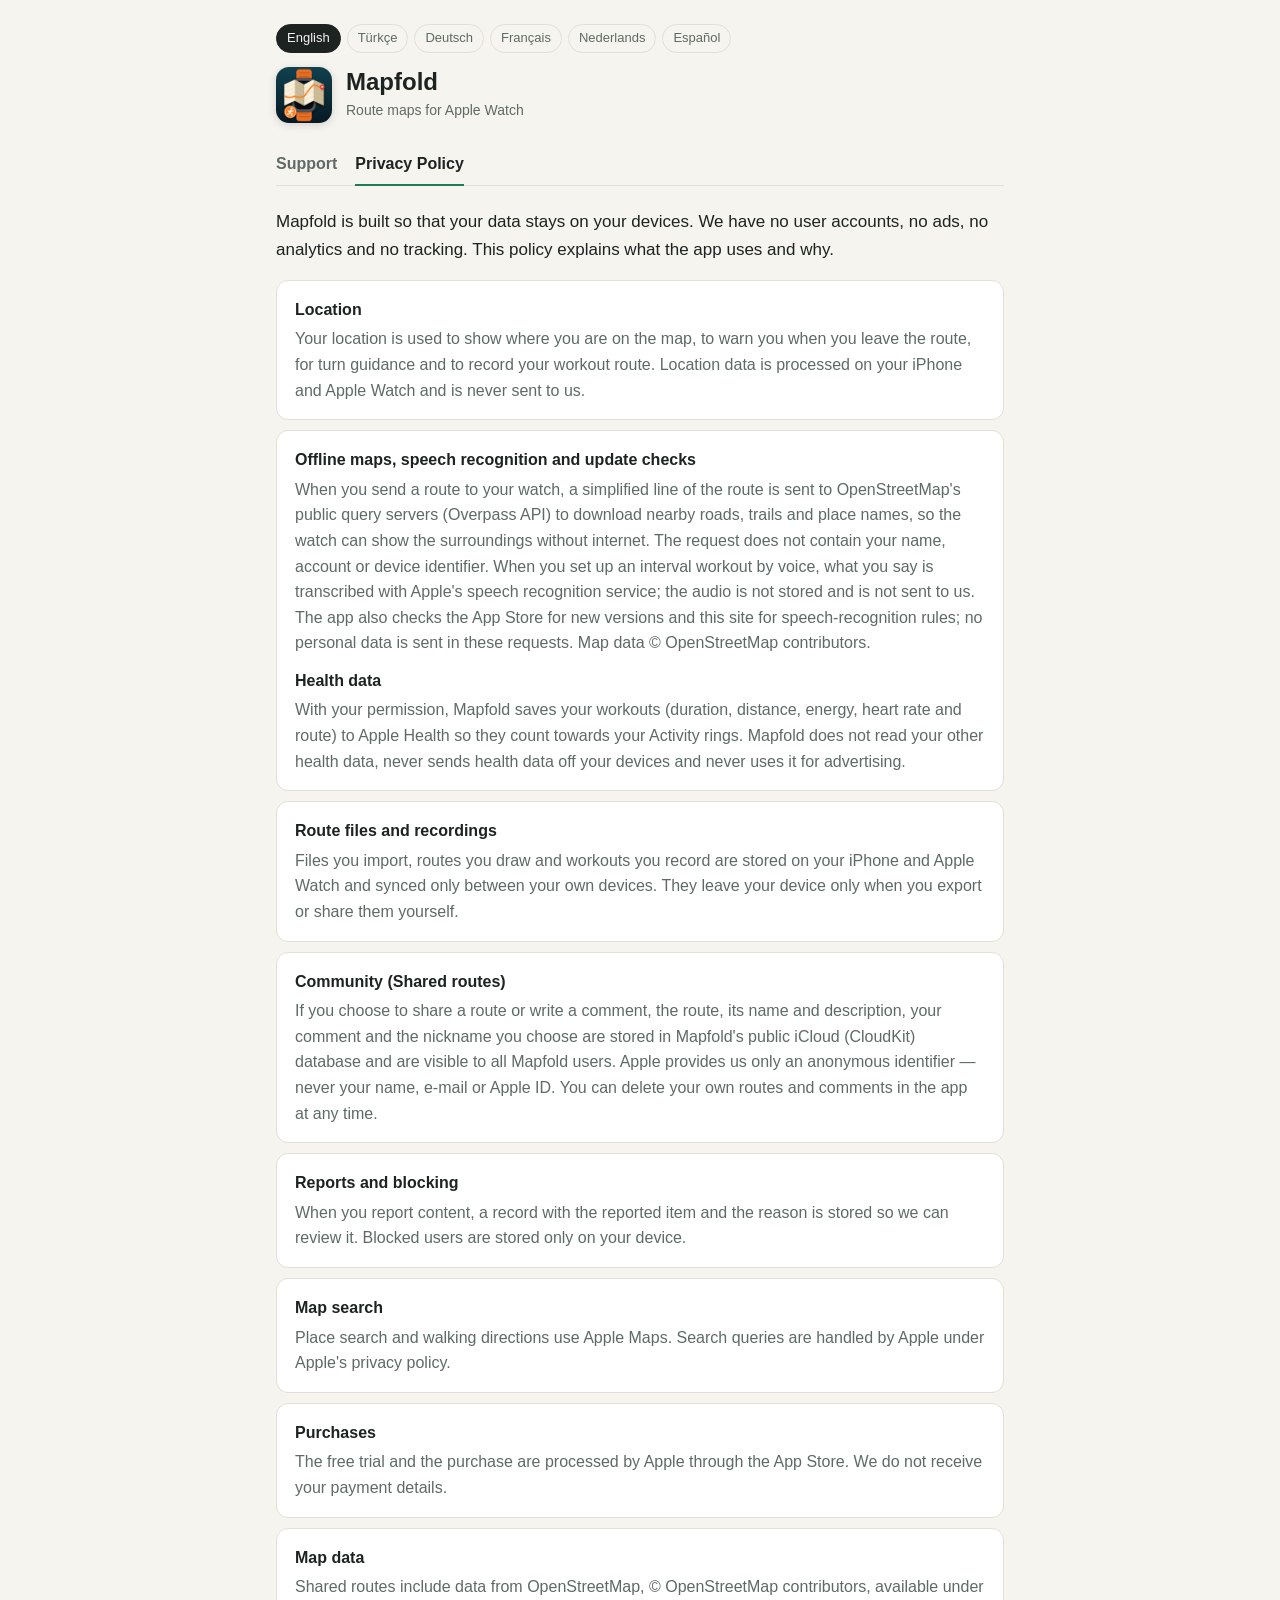
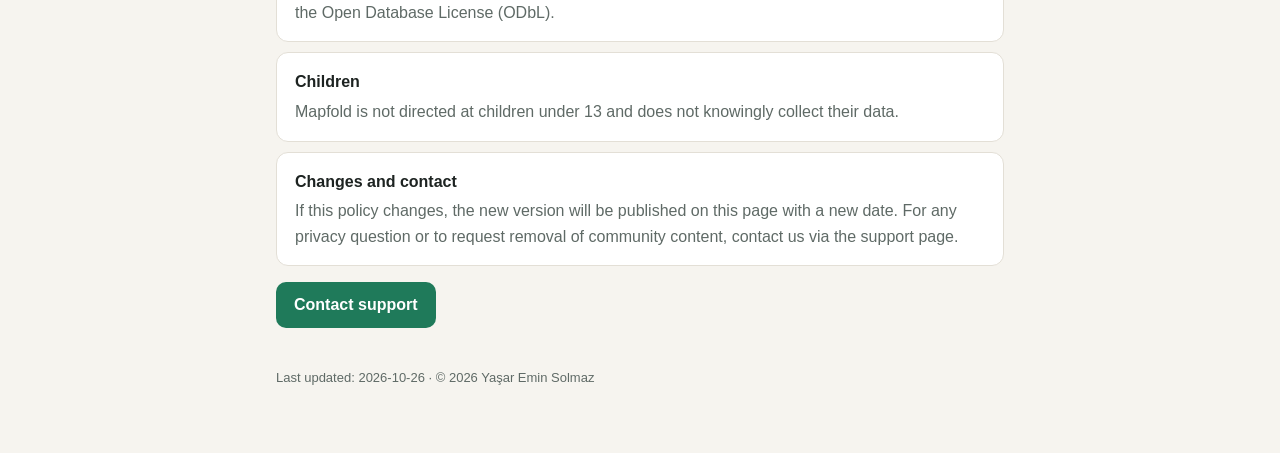
<file: en/privacy.html>
<!doctype html><html lang="en"><head><meta charset="utf-8">
<meta name="viewport" content="width=device-width,initial-scale=1"><title>Mapfold — Privacy Policy</title>
<meta name="description" content="Route maps for Apple Watch"><link rel="alternate" hreflang="en" href="../en/privacy.html"><link rel="alternate" hreflang="tr" href="../tr/privacy.html"><link rel="alternate" hreflang="de" href="../de/privacy.html"><link rel="alternate" hreflang="fr" href="../fr/privacy.html"><link rel="alternate" hreflang="nl" href="../nl/privacy.html"><link rel="alternate" hreflang="es" href="../es/privacy.html"><link rel="icon" href="../icon.png"><link rel="stylesheet" href="../style.css"></head>
<body><div class="wrap"><nav class="langs"><a href="../en/privacy.html" lang="en" class=on>English</a><a href="../tr/privacy.html" lang="tr">Türkçe</a><a href="../de/privacy.html" lang="de">Deutsch</a><a href="../fr/privacy.html" lang="fr">Français</a><a href="../nl/privacy.html" lang="nl">Nederlands</a><a href="../es/privacy.html" lang="es">Español</a></nav>
<header><img src="../icon.png" alt=""><div><h1>Mapfold</h1><p>Route maps for Apple Watch</p></div></header>
<nav class="tabs"><a href="index.html">Support</a><a href="privacy.html" class=on>Privacy Policy</a></nav><p class="lead">Mapfold is built so that your data stays on your devices. We have no user accounts, no ads, no analytics and no tracking. This policy explains what the app uses and why.</p><section class="pp"><h3>Location</h3><p>Your location is used to show where you are on the map, to warn you when you leave the route, for turn guidance and to record your workout route. Location data is processed on your iPhone and Apple Watch and is never sent to us.</p></section><section class="pp"><h3>Offline maps, speech recognition and update checks</h3><p>When you send a route to your watch, a simplified line of the route is sent to OpenStreetMap&#x27;s public query servers (Overpass API) to download nearby roads, trails and place names, so the watch can show the surroundings without internet. The request does not contain your name, account or device identifier. When you set up an interval workout by voice, what you say is transcribed with Apple&#x27;s speech recognition service; the audio is not stored and is not sent to us. The app also checks the App Store for new versions and this site for speech-recognition rules; no personal data is sent in these requests. Map data © OpenStreetMap contributors.</p><h3>Health data</h3><p>With your permission, Mapfold saves your workouts (duration, distance, energy, heart rate and route) to Apple Health so they count towards your Activity rings. Mapfold does not read your other health data, never sends health data off your devices and never uses it for advertising.</p></section><section class="pp"><h3>Route files and recordings</h3><p>Files you import, routes you draw and workouts you record are stored on your iPhone and Apple Watch and synced only between your own devices. They leave your device only when you export or share them yourself.</p></section><section class="pp"><h3>Community (Shared routes)</h3><p>If you choose to share a route or write a comment, the route, its name and description, your comment and the nickname you choose are stored in Mapfold&#x27;s public iCloud (CloudKit) database and are visible to all Mapfold users. Apple provides us only an anonymous identifier — never your name, e-mail or Apple ID. You can delete your own routes and comments in the app at any time.</p></section><section class="pp"><h3>Reports and blocking</h3><p>When you report content, a record with the reported item and the reason is stored so we can review it. Blocked users are stored only on your device.</p></section><section class="pp"><h3>Map search</h3><p>Place search and walking directions use Apple Maps. Search queries are handled by Apple under Apple&#x27;s privacy policy.</p></section><section class="pp"><h3>Purchases</h3><p>The free trial and the purchase are processed by Apple through the App Store. We do not receive your payment details.</p></section><section class="pp"><h3>Map data</h3><p>Shared routes include data from OpenStreetMap, © OpenStreetMap contributors, available under the Open Database License (ODbL).</p></section><section class="pp"><h3>Children</h3><p>Mapfold is not directed at children under 13 and does not knowingly collect their data.</p></section><section class="pp"><h3>Changes and contact</h3><p>If this policy changes, the new version will be published on this page with a new date. For any privacy question or to request removal of community content, contact us via the support page.</p></section><p><a class="btn" href="index.html#contact">Contact support</a></p>
<footer>Last updated: 2026-10-26 · © 2026 Yaşar Emin Solmaz</footer></div></body></html>
</file>
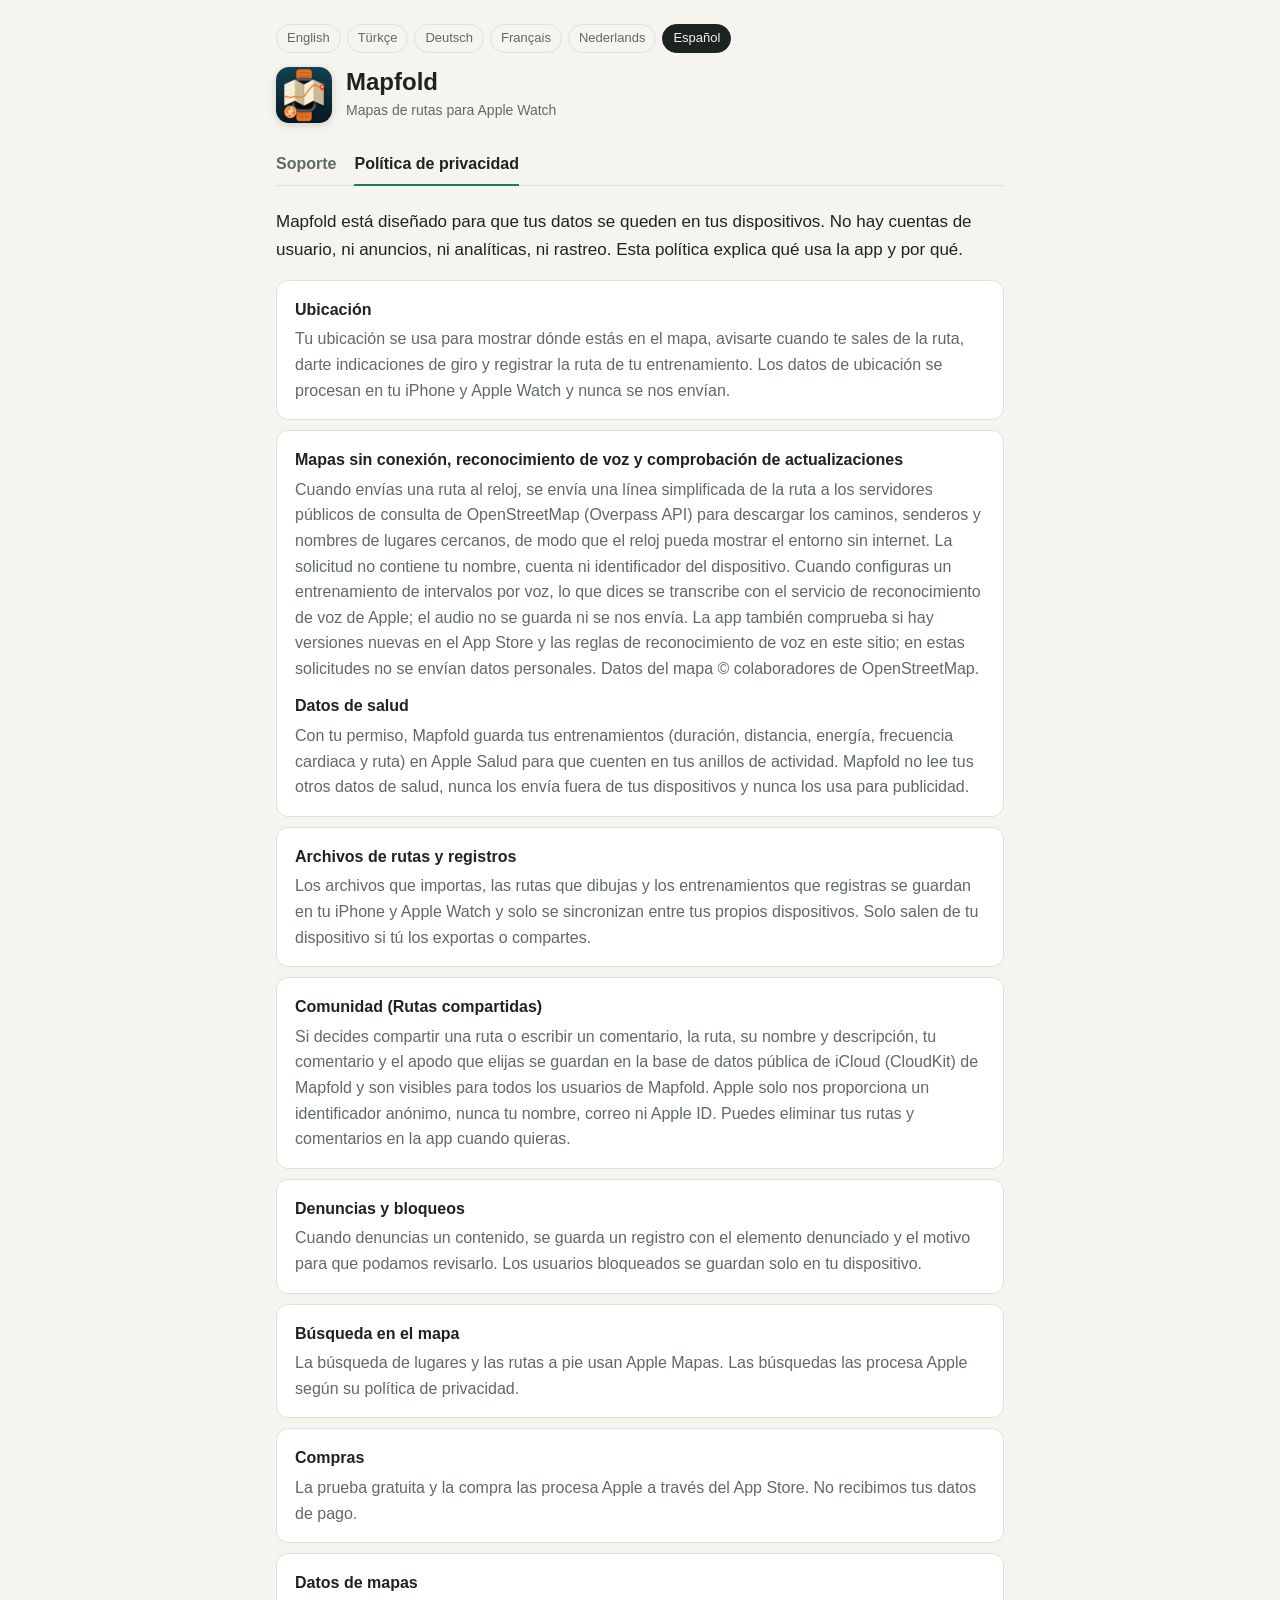
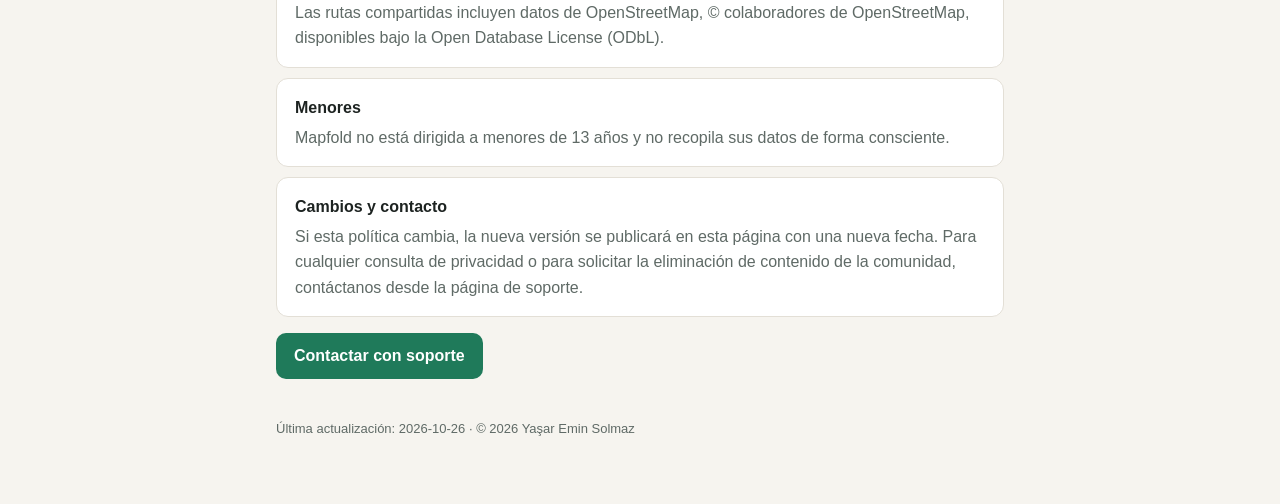
<file: es/privacy.html>
<!doctype html><html lang="es"><head><meta charset="utf-8">
<meta name="viewport" content="width=device-width,initial-scale=1"><title>Mapfold — Política de privacidad</title>
<meta name="description" content="Mapas de rutas para Apple Watch"><link rel="alternate" hreflang="en" href="../en/privacy.html"><link rel="alternate" hreflang="tr" href="../tr/privacy.html"><link rel="alternate" hreflang="de" href="../de/privacy.html"><link rel="alternate" hreflang="fr" href="../fr/privacy.html"><link rel="alternate" hreflang="nl" href="../nl/privacy.html"><link rel="alternate" hreflang="es" href="../es/privacy.html"><link rel="icon" href="../icon.png"><link rel="stylesheet" href="../style.css"></head>
<body><div class="wrap"><nav class="langs"><a href="../en/privacy.html" lang="en">English</a><a href="../tr/privacy.html" lang="tr">Türkçe</a><a href="../de/privacy.html" lang="de">Deutsch</a><a href="../fr/privacy.html" lang="fr">Français</a><a href="../nl/privacy.html" lang="nl">Nederlands</a><a href="../es/privacy.html" lang="es" class=on>Español</a></nav>
<header><img src="../icon.png" alt=""><div><h1>Mapfold</h1><p>Mapas de rutas para Apple Watch</p></div></header>
<nav class="tabs"><a href="index.html">Soporte</a><a href="privacy.html" class=on>Política de privacidad</a></nav><p class="lead">Mapfold está diseñado para que tus datos se queden en tus dispositivos. No hay cuentas de usuario, ni anuncios, ni analíticas, ni rastreo. Esta política explica qué usa la app y por qué.</p><section class="pp"><h3>Ubicación</h3><p>Tu ubicación se usa para mostrar dónde estás en el mapa, avisarte cuando te sales de la ruta, darte indicaciones de giro y registrar la ruta de tu entrenamiento. Los datos de ubicación se procesan en tu iPhone y Apple Watch y nunca se nos envían.</p></section><section class="pp"><h3>Mapas sin conexión, reconocimiento de voz y comprobación de actualizaciones</h3><p>Cuando envías una ruta al reloj, se envía una línea simplificada de la ruta a los servidores públicos de consulta de OpenStreetMap (Overpass API) para descargar los caminos, senderos y nombres de lugares cercanos, de modo que el reloj pueda mostrar el entorno sin internet. La solicitud no contiene tu nombre, cuenta ni identificador del dispositivo. Cuando configuras un entrenamiento de intervalos por voz, lo que dices se transcribe con el servicio de reconocimiento de voz de Apple; el audio no se guarda ni se nos envía. La app también comprueba si hay versiones nuevas en el App Store y las reglas de reconocimiento de voz en este sitio; en estas solicitudes no se envían datos personales. Datos del mapa © colaboradores de OpenStreetMap.</p><h3>Datos de salud</h3><p>Con tu permiso, Mapfold guarda tus entrenamientos (duración, distancia, energía, frecuencia cardiaca y ruta) en Apple Salud para que cuenten en tus anillos de actividad. Mapfold no lee tus otros datos de salud, nunca los envía fuera de tus dispositivos y nunca los usa para publicidad.</p></section><section class="pp"><h3>Archivos de rutas y registros</h3><p>Los archivos que importas, las rutas que dibujas y los entrenamientos que registras se guardan en tu iPhone y Apple Watch y solo se sincronizan entre tus propios dispositivos. Solo salen de tu dispositivo si tú los exportas o compartes.</p></section><section class="pp"><h3>Comunidad (Rutas compartidas)</h3><p>Si decides compartir una ruta o escribir un comentario, la ruta, su nombre y descripción, tu comentario y el apodo que elijas se guardan en la base de datos pública de iCloud (CloudKit) de Mapfold y son visibles para todos los usuarios de Mapfold. Apple solo nos proporciona un identificador anónimo, nunca tu nombre, correo ni Apple ID. Puedes eliminar tus rutas y comentarios en la app cuando quieras.</p></section><section class="pp"><h3>Denuncias y bloqueos</h3><p>Cuando denuncias un contenido, se guarda un registro con el elemento denunciado y el motivo para que podamos revisarlo. Los usuarios bloqueados se guardan solo en tu dispositivo.</p></section><section class="pp"><h3>Búsqueda en el mapa</h3><p>La búsqueda de lugares y las rutas a pie usan Apple Mapas. Las búsquedas las procesa Apple según su política de privacidad.</p></section><section class="pp"><h3>Compras</h3><p>La prueba gratuita y la compra las procesa Apple a través del App Store. No recibimos tus datos de pago.</p></section><section class="pp"><h3>Datos de mapas</h3><p>Las rutas compartidas incluyen datos de OpenStreetMap, © colaboradores de OpenStreetMap, disponibles bajo la Open Database License (ODbL).</p></section><section class="pp"><h3>Menores</h3><p>Mapfold no está dirigida a menores de 13 años y no recopila sus datos de forma consciente.</p></section><section class="pp"><h3>Cambios y contacto</h3><p>Si esta política cambia, la nueva versión se publicará en esta página con una nueva fecha. Para cualquier consulta de privacidad o para solicitar la eliminación de contenido de la comunidad, contáctanos desde la página de soporte.</p></section><p><a class="btn" href="index.html#contact">Contactar con soporte</a></p>
<footer>Última actualización: 2026-10-26 · © 2026 Yaşar Emin Solmaz</footer></div></body></html>
</file>
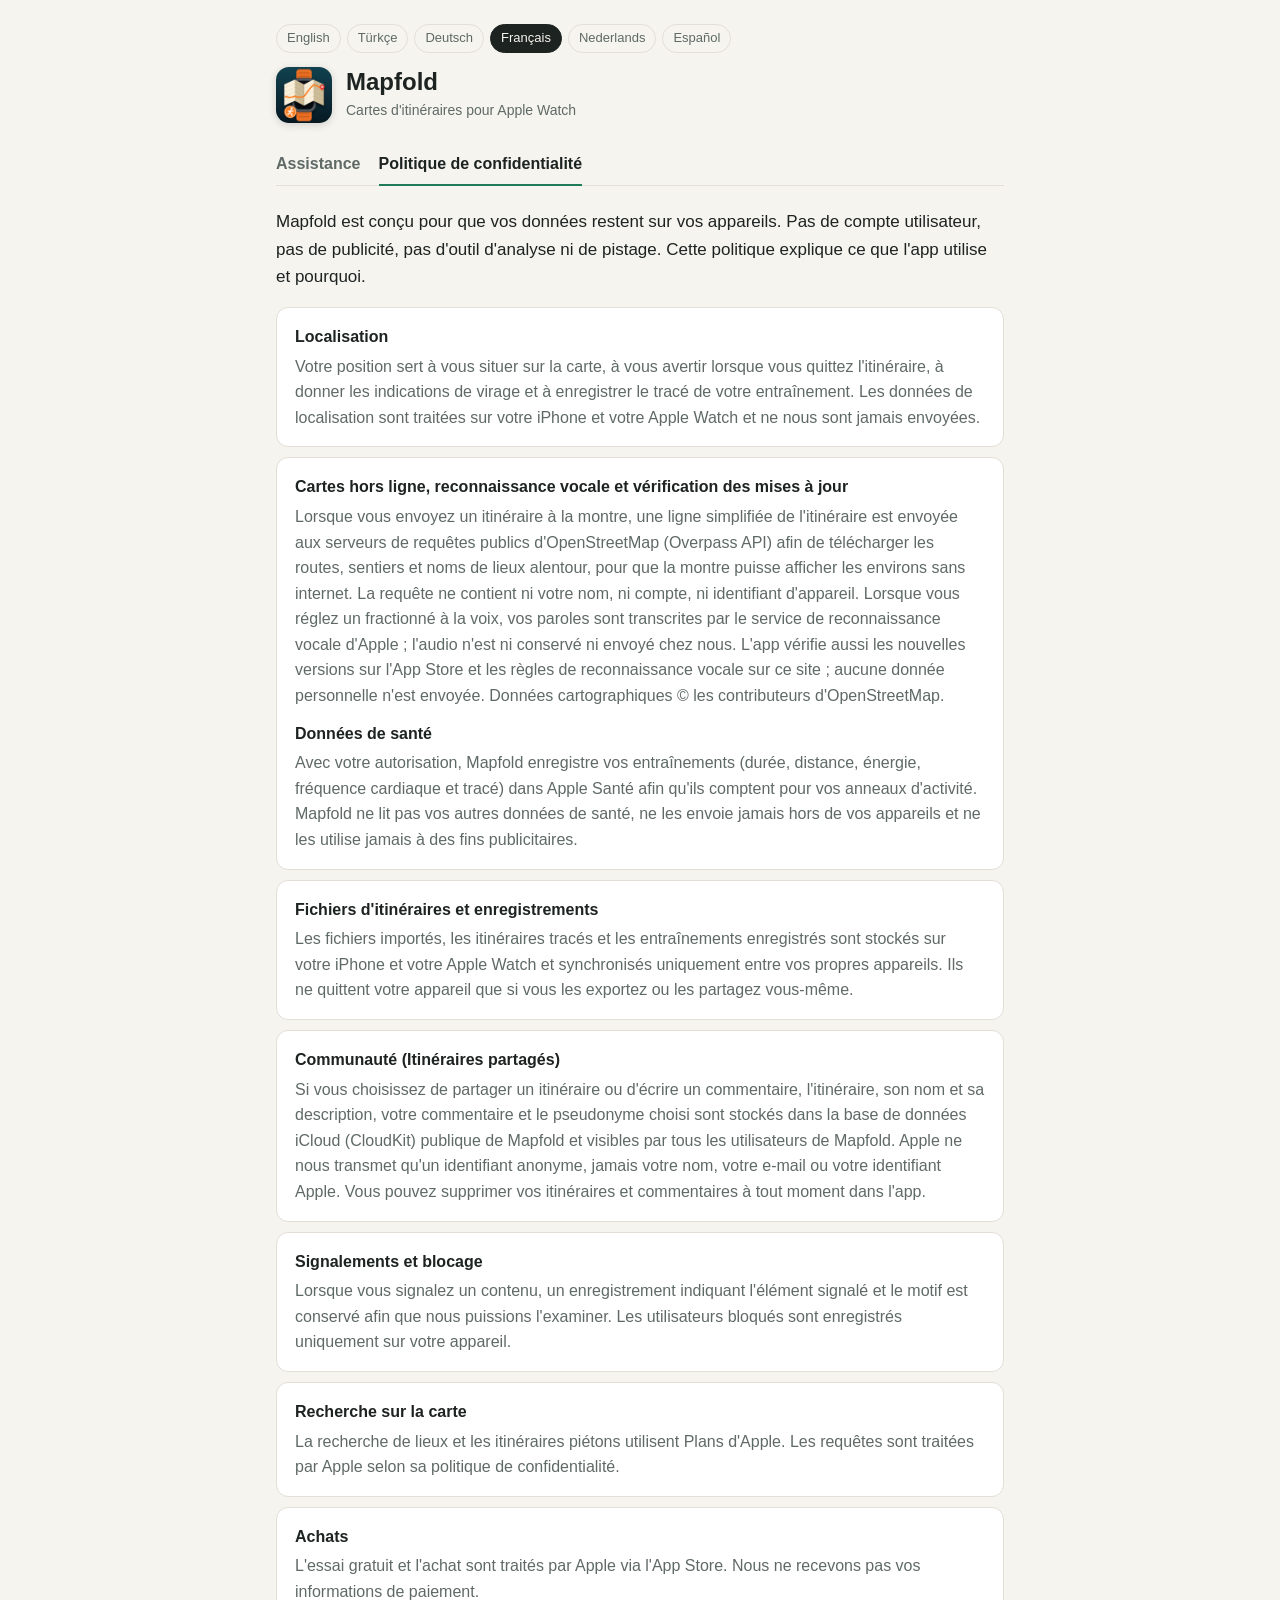
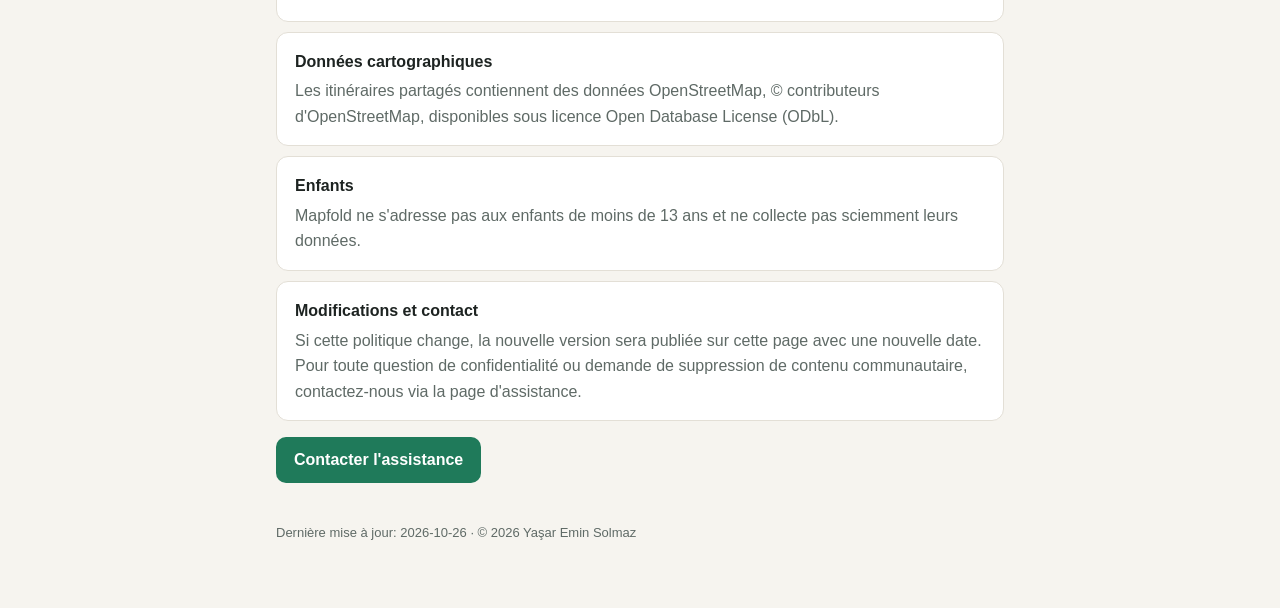
<file: fr/privacy.html>
<!doctype html><html lang="fr"><head><meta charset="utf-8">
<meta name="viewport" content="width=device-width,initial-scale=1"><title>Mapfold — Politique de confidentialité</title>
<meta name="description" content="Cartes d&#x27;itinéraires pour Apple Watch"><link rel="alternate" hreflang="en" href="../en/privacy.html"><link rel="alternate" hreflang="tr" href="../tr/privacy.html"><link rel="alternate" hreflang="de" href="../de/privacy.html"><link rel="alternate" hreflang="fr" href="../fr/privacy.html"><link rel="alternate" hreflang="nl" href="../nl/privacy.html"><link rel="alternate" hreflang="es" href="../es/privacy.html"><link rel="icon" href="../icon.png"><link rel="stylesheet" href="../style.css"></head>
<body><div class="wrap"><nav class="langs"><a href="../en/privacy.html" lang="en">English</a><a href="../tr/privacy.html" lang="tr">Türkçe</a><a href="../de/privacy.html" lang="de">Deutsch</a><a href="../fr/privacy.html" lang="fr" class=on>Français</a><a href="../nl/privacy.html" lang="nl">Nederlands</a><a href="../es/privacy.html" lang="es">Español</a></nav>
<header><img src="../icon.png" alt=""><div><h1>Mapfold</h1><p>Cartes d&#x27;itinéraires pour Apple Watch</p></div></header>
<nav class="tabs"><a href="index.html">Assistance</a><a href="privacy.html" class=on>Politique de confidentialité</a></nav><p class="lead">Mapfold est conçu pour que vos données restent sur vos appareils. Pas de compte utilisateur, pas de publicité, pas d&#x27;outil d&#x27;analyse ni de pistage. Cette politique explique ce que l&#x27;app utilise et pourquoi.</p><section class="pp"><h3>Localisation</h3><p>Votre position sert à vous situer sur la carte, à vous avertir lorsque vous quittez l&#x27;itinéraire, à donner les indications de virage et à enregistrer le tracé de votre entraînement. Les données de localisation sont traitées sur votre iPhone et votre Apple Watch et ne nous sont jamais envoyées.</p></section><section class="pp"><h3>Cartes hors ligne, reconnaissance vocale et vérification des mises à jour</h3><p>Lorsque vous envoyez un itinéraire à la montre, une ligne simplifiée de l&#x27;itinéraire est envoyée aux serveurs de requêtes publics d&#x27;OpenStreetMap (Overpass API) afin de télécharger les routes, sentiers et noms de lieux alentour, pour que la montre puisse afficher les environs sans internet. La requête ne contient ni votre nom, ni compte, ni identifiant d&#x27;appareil. Lorsque vous réglez un fractionné à la voix, vos paroles sont transcrites par le service de reconnaissance vocale d&#x27;Apple ; l&#x27;audio n&#x27;est ni conservé ni envoyé chez nous. L&#x27;app vérifie aussi les nouvelles versions sur l&#x27;App Store et les règles de reconnaissance vocale sur ce site ; aucune donnée personnelle n&#x27;est envoyée. Données cartographiques © les contributeurs d&#x27;OpenStreetMap.</p><h3>Données de santé</h3><p>Avec votre autorisation, Mapfold enregistre vos entraînements (durée, distance, énergie, fréquence cardiaque et tracé) dans Apple Santé afin qu&#x27;ils comptent pour vos anneaux d&#x27;activité. Mapfold ne lit pas vos autres données de santé, ne les envoie jamais hors de vos appareils et ne les utilise jamais à des fins publicitaires.</p></section><section class="pp"><h3>Fichiers d&#x27;itinéraires et enregistrements</h3><p>Les fichiers importés, les itinéraires tracés et les entraînements enregistrés sont stockés sur votre iPhone et votre Apple Watch et synchronisés uniquement entre vos propres appareils. Ils ne quittent votre appareil que si vous les exportez ou les partagez vous-même.</p></section><section class="pp"><h3>Communauté (Itinéraires partagés)</h3><p>Si vous choisissez de partager un itinéraire ou d&#x27;écrire un commentaire, l&#x27;itinéraire, son nom et sa description, votre commentaire et le pseudonyme choisi sont stockés dans la base de données iCloud (CloudKit) publique de Mapfold et visibles par tous les utilisateurs de Mapfold. Apple ne nous transmet qu&#x27;un identifiant anonyme, jamais votre nom, votre e-mail ou votre identifiant Apple. Vous pouvez supprimer vos itinéraires et commentaires à tout moment dans l&#x27;app.</p></section><section class="pp"><h3>Signalements et blocage</h3><p>Lorsque vous signalez un contenu, un enregistrement indiquant l&#x27;élément signalé et le motif est conservé afin que nous puissions l&#x27;examiner. Les utilisateurs bloqués sont enregistrés uniquement sur votre appareil.</p></section><section class="pp"><h3>Recherche sur la carte</h3><p>La recherche de lieux et les itinéraires piétons utilisent Plans d&#x27;Apple. Les requêtes sont traitées par Apple selon sa politique de confidentialité.</p></section><section class="pp"><h3>Achats</h3><p>L&#x27;essai gratuit et l&#x27;achat sont traités par Apple via l&#x27;App Store. Nous ne recevons pas vos informations de paiement.</p></section><section class="pp"><h3>Données cartographiques</h3><p>Les itinéraires partagés contiennent des données OpenStreetMap, © contributeurs d&#x27;OpenStreetMap, disponibles sous licence Open Database License (ODbL).</p></section><section class="pp"><h3>Enfants</h3><p>Mapfold ne s&#x27;adresse pas aux enfants de moins de 13 ans et ne collecte pas sciemment leurs données.</p></section><section class="pp"><h3>Modifications et contact</h3><p>Si cette politique change, la nouvelle version sera publiée sur cette page avec une nouvelle date. Pour toute question de confidentialité ou demande de suppression de contenu communautaire, contactez-nous via la page d&#x27;assistance.</p></section><p><a class="btn" href="index.html#contact">Contacter l&#x27;assistance</a></p>
<footer>Dernière mise à jour: 2026-10-26 · © 2026 Yaşar Emin Solmaz</footer></div></body></html>
</file>
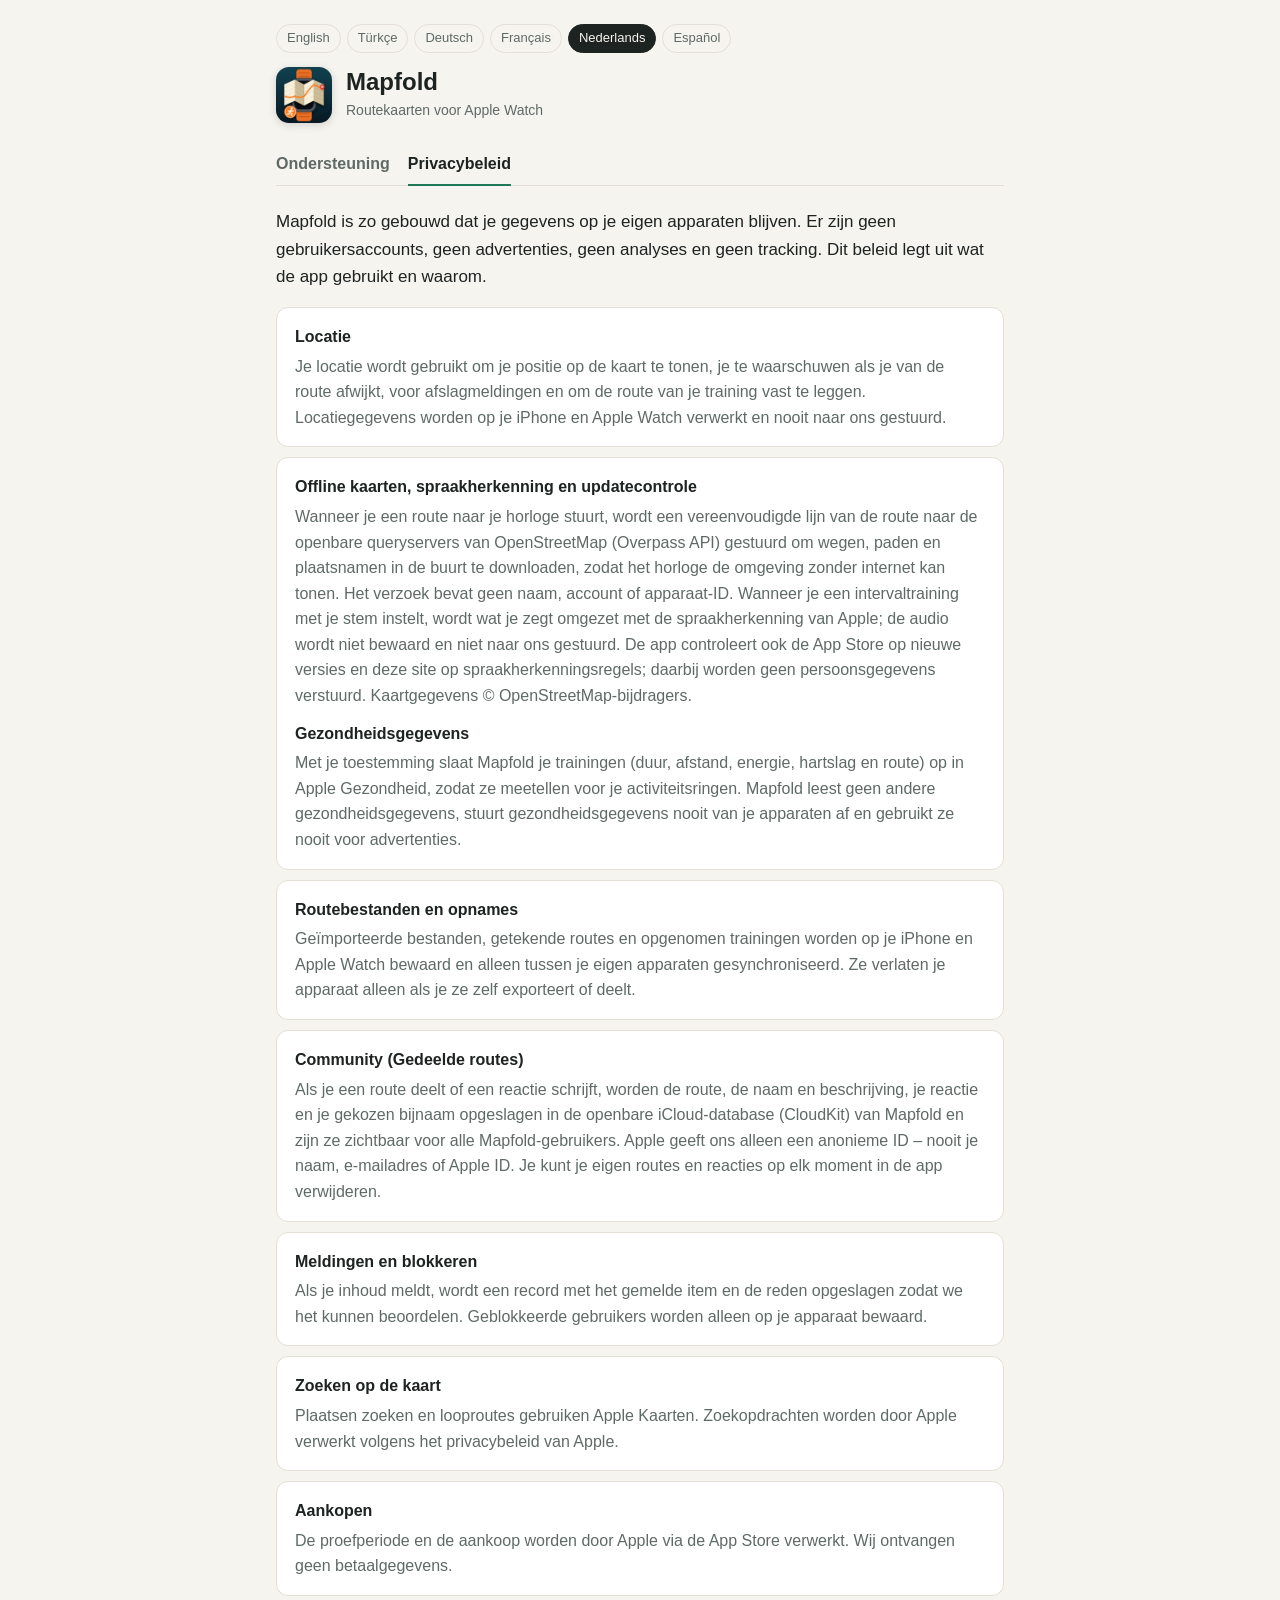
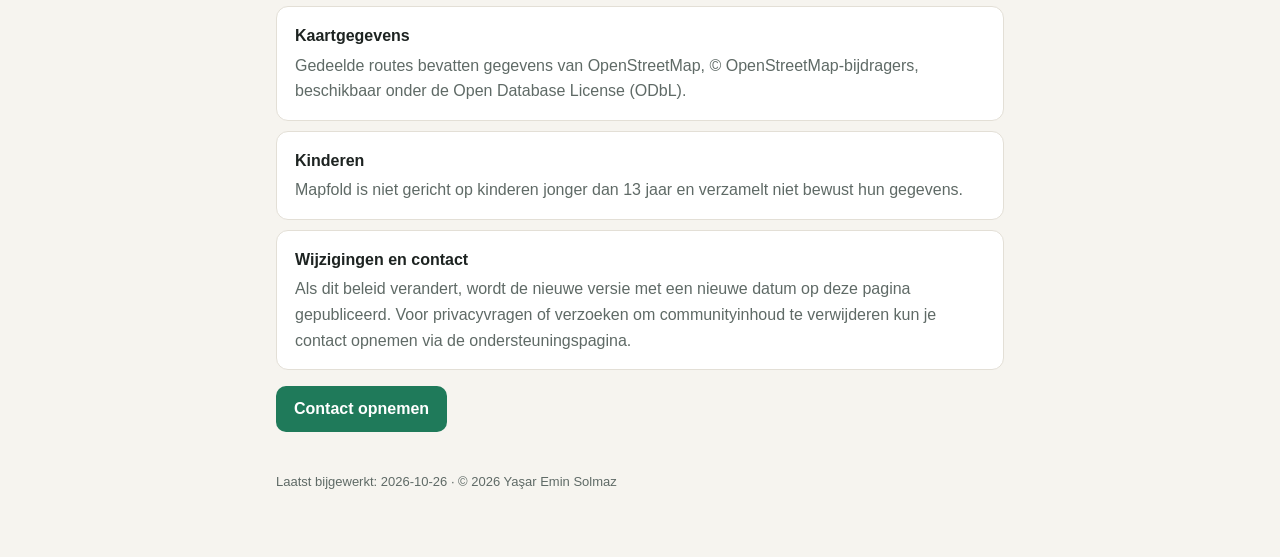
<file: nl/privacy.html>
<!doctype html><html lang="nl"><head><meta charset="utf-8">
<meta name="viewport" content="width=device-width,initial-scale=1"><title>Mapfold — Privacybeleid</title>
<meta name="description" content="Routekaarten voor Apple Watch"><link rel="alternate" hreflang="en" href="../en/privacy.html"><link rel="alternate" hreflang="tr" href="../tr/privacy.html"><link rel="alternate" hreflang="de" href="../de/privacy.html"><link rel="alternate" hreflang="fr" href="../fr/privacy.html"><link rel="alternate" hreflang="nl" href="../nl/privacy.html"><link rel="alternate" hreflang="es" href="../es/privacy.html"><link rel="icon" href="../icon.png"><link rel="stylesheet" href="../style.css"></head>
<body><div class="wrap"><nav class="langs"><a href="../en/privacy.html" lang="en">English</a><a href="../tr/privacy.html" lang="tr">Türkçe</a><a href="../de/privacy.html" lang="de">Deutsch</a><a href="../fr/privacy.html" lang="fr">Français</a><a href="../nl/privacy.html" lang="nl" class=on>Nederlands</a><a href="../es/privacy.html" lang="es">Español</a></nav>
<header><img src="../icon.png" alt=""><div><h1>Mapfold</h1><p>Routekaarten voor Apple Watch</p></div></header>
<nav class="tabs"><a href="index.html">Ondersteuning</a><a href="privacy.html" class=on>Privacybeleid</a></nav><p class="lead">Mapfold is zo gebouwd dat je gegevens op je eigen apparaten blijven. Er zijn geen gebruikersaccounts, geen advertenties, geen analyses en geen tracking. Dit beleid legt uit wat de app gebruikt en waarom.</p><section class="pp"><h3>Locatie</h3><p>Je locatie wordt gebruikt om je positie op de kaart te tonen, je te waarschuwen als je van de route afwijkt, voor afslagmeldingen en om de route van je training vast te leggen. Locatiegegevens worden op je iPhone en Apple Watch verwerkt en nooit naar ons gestuurd.</p></section><section class="pp"><h3>Offline kaarten, spraakherkenning en updatecontrole</h3><p>Wanneer je een route naar je horloge stuurt, wordt een vereenvoudigde lijn van de route naar de openbare queryservers van OpenStreetMap (Overpass API) gestuurd om wegen, paden en plaatsnamen in de buurt te downloaden, zodat het horloge de omgeving zonder internet kan tonen. Het verzoek bevat geen naam, account of apparaat-ID. Wanneer je een intervaltraining met je stem instelt, wordt wat je zegt omgezet met de spraakherkenning van Apple; de audio wordt niet bewaard en niet naar ons gestuurd. De app controleert ook de App Store op nieuwe versies en deze site op spraakherkenningsregels; daarbij worden geen persoonsgegevens verstuurd. Kaartgegevens © OpenStreetMap-bijdragers.</p><h3>Gezondheidsgegevens</h3><p>Met je toestemming slaat Mapfold je trainingen (duur, afstand, energie, hartslag en route) op in Apple Gezondheid, zodat ze meetellen voor je activiteitsringen. Mapfold leest geen andere gezondheidsgegevens, stuurt gezondheidsgegevens nooit van je apparaten af en gebruikt ze nooit voor advertenties.</p></section><section class="pp"><h3>Routebestanden en opnames</h3><p>Geïmporteerde bestanden, getekende routes en opgenomen trainingen worden op je iPhone en Apple Watch bewaard en alleen tussen je eigen apparaten gesynchroniseerd. Ze verlaten je apparaat alleen als je ze zelf exporteert of deelt.</p></section><section class="pp"><h3>Community (Gedeelde routes)</h3><p>Als je een route deelt of een reactie schrijft, worden de route, de naam en beschrijving, je reactie en je gekozen bijnaam opgeslagen in de openbare iCloud-database (CloudKit) van Mapfold en zijn ze zichtbaar voor alle Mapfold-gebruikers. Apple geeft ons alleen een anonieme ID – nooit je naam, e-mailadres of Apple ID. Je kunt je eigen routes en reacties op elk moment in de app verwijderen.</p></section><section class="pp"><h3>Meldingen en blokkeren</h3><p>Als je inhoud meldt, wordt een record met het gemelde item en de reden opgeslagen zodat we het kunnen beoordelen. Geblokkeerde gebruikers worden alleen op je apparaat bewaard.</p></section><section class="pp"><h3>Zoeken op de kaart</h3><p>Plaatsen zoeken en looproutes gebruiken Apple Kaarten. Zoekopdrachten worden door Apple verwerkt volgens het privacybeleid van Apple.</p></section><section class="pp"><h3>Aankopen</h3><p>De proefperiode en de aankoop worden door Apple via de App Store verwerkt. Wij ontvangen geen betaalgegevens.</p></section><section class="pp"><h3>Kaartgegevens</h3><p>Gedeelde routes bevatten gegevens van OpenStreetMap, © OpenStreetMap-bijdragers, beschikbaar onder de Open Database License (ODbL).</p></section><section class="pp"><h3>Kinderen</h3><p>Mapfold is niet gericht op kinderen jonger dan 13 jaar en verzamelt niet bewust hun gegevens.</p></section><section class="pp"><h3>Wijzigingen en contact</h3><p>Als dit beleid verandert, wordt de nieuwe versie met een nieuwe datum op deze pagina gepubliceerd. Voor privacyvragen of verzoeken om communityinhoud te verwijderen kun je contact opnemen via de ondersteuningspagina.</p></section><p><a class="btn" href="index.html#contact">Contact opnemen</a></p>
<footer>Laatst bijgewerkt: 2026-10-26 · © 2026 Yaşar Emin Solmaz</footer></div></body></html>
</file>
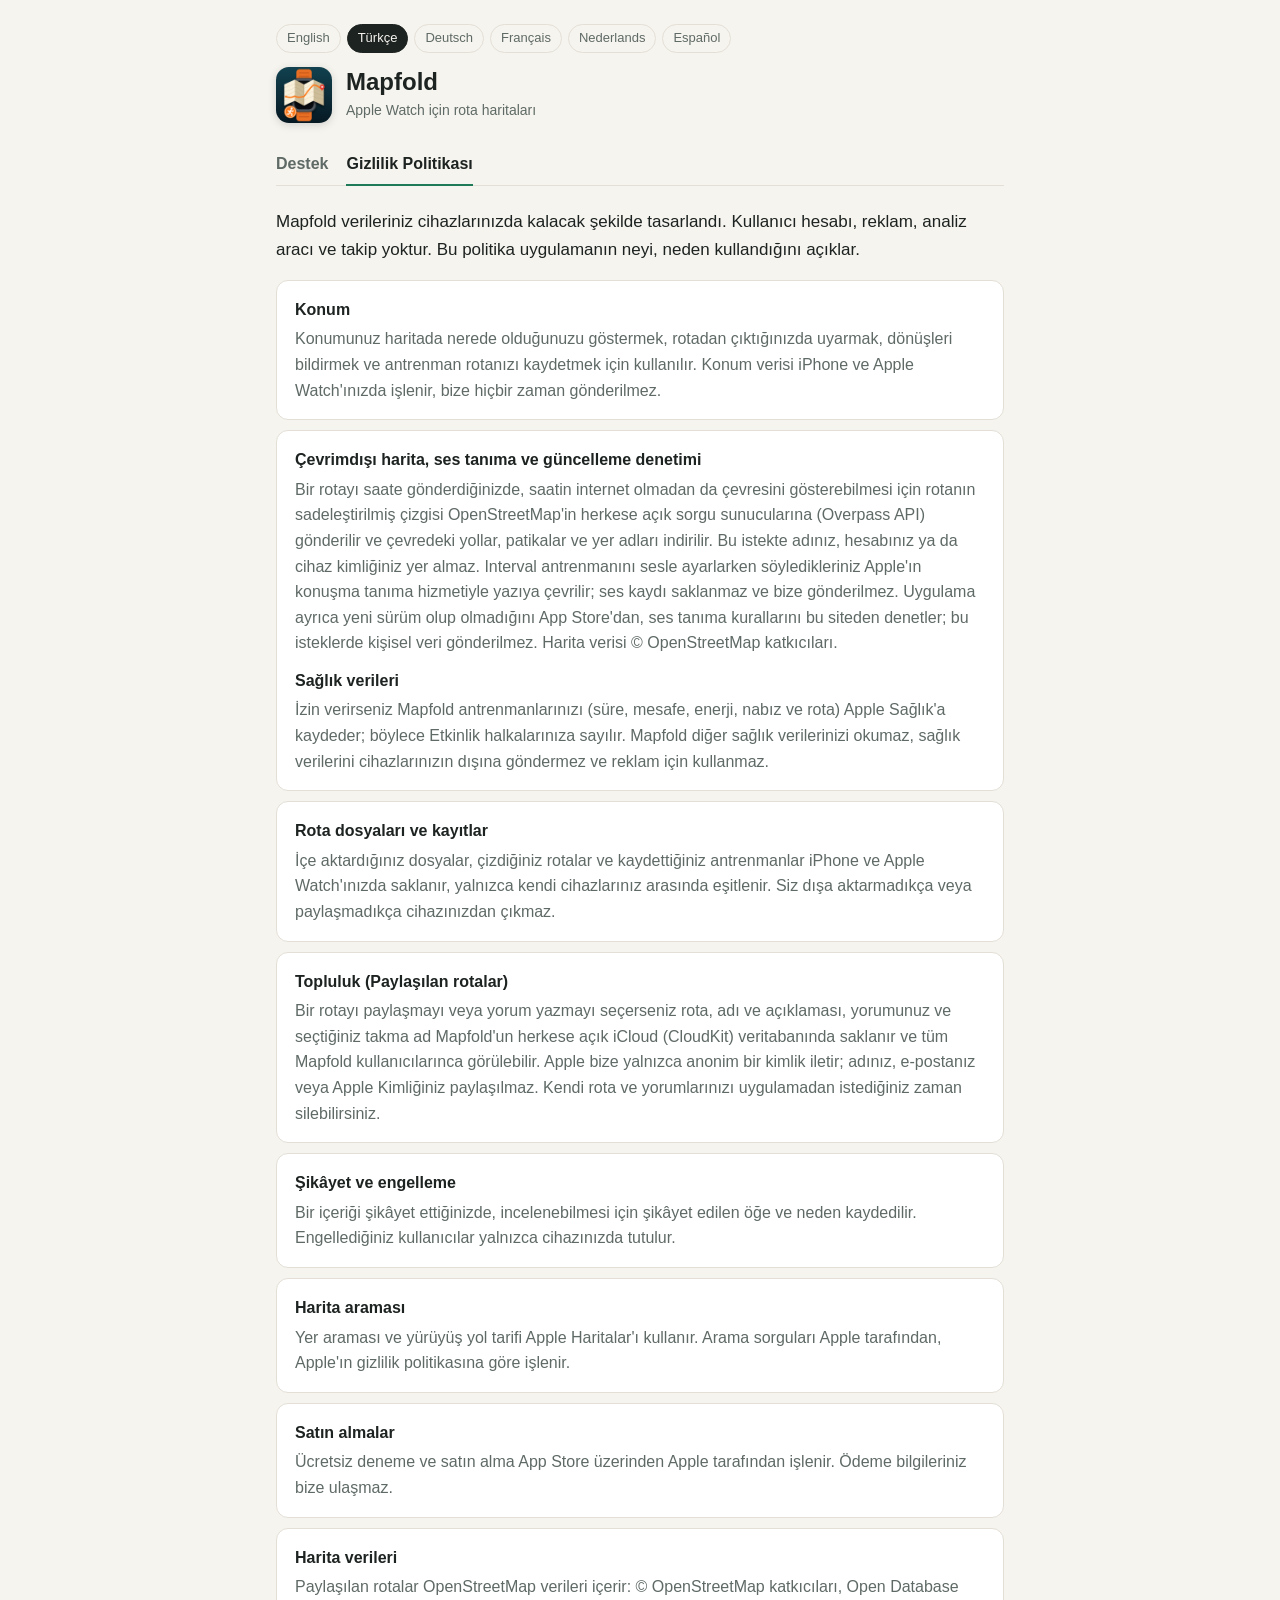
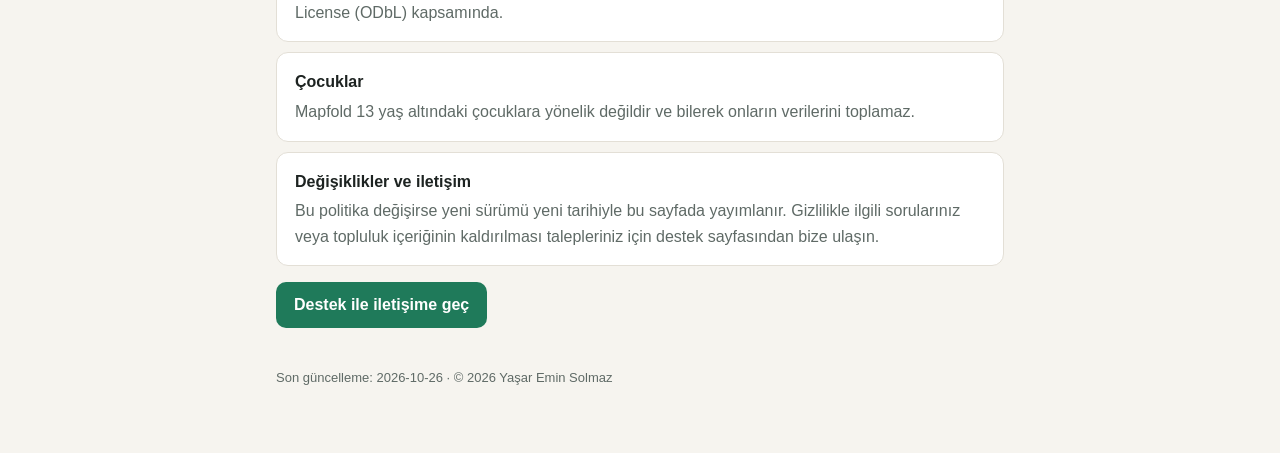
<file: tr/privacy.html>
<!doctype html><html lang="tr"><head><meta charset="utf-8">
<meta name="viewport" content="width=device-width,initial-scale=1"><title>Mapfold — Gizlilik Politikası</title>
<meta name="description" content="Apple Watch için rota haritaları"><link rel="alternate" hreflang="en" href="../en/privacy.html"><link rel="alternate" hreflang="tr" href="../tr/privacy.html"><link rel="alternate" hreflang="de" href="../de/privacy.html"><link rel="alternate" hreflang="fr" href="../fr/privacy.html"><link rel="alternate" hreflang="nl" href="../nl/privacy.html"><link rel="alternate" hreflang="es" href="../es/privacy.html"><link rel="icon" href="../icon.png"><link rel="stylesheet" href="../style.css"></head>
<body><div class="wrap"><nav class="langs"><a href="../en/privacy.html" lang="en">English</a><a href="../tr/privacy.html" lang="tr" class=on>Türkçe</a><a href="../de/privacy.html" lang="de">Deutsch</a><a href="../fr/privacy.html" lang="fr">Français</a><a href="../nl/privacy.html" lang="nl">Nederlands</a><a href="../es/privacy.html" lang="es">Español</a></nav>
<header><img src="../icon.png" alt=""><div><h1>Mapfold</h1><p>Apple Watch için rota haritaları</p></div></header>
<nav class="tabs"><a href="index.html">Destek</a><a href="privacy.html" class=on>Gizlilik Politikası</a></nav><p class="lead">Mapfold verileriniz cihazlarınızda kalacak şekilde tasarlandı. Kullanıcı hesabı, reklam, analiz aracı ve takip yoktur. Bu politika uygulamanın neyi, neden kullandığını açıklar.</p><section class="pp"><h3>Konum</h3><p>Konumunuz haritada nerede olduğunuzu göstermek, rotadan çıktığınızda uyarmak, dönüşleri bildirmek ve antrenman rotanızı kaydetmek için kullanılır. Konum verisi iPhone ve Apple Watch&#x27;ınızda işlenir, bize hiçbir zaman gönderilmez.</p></section><section class="pp"><h3>Çevrimdışı harita, ses tanıma ve güncelleme denetimi</h3><p>Bir rotayı saate gönderdiğinizde, saatin internet olmadan da çevresini gösterebilmesi için rotanın sadeleştirilmiş çizgisi OpenStreetMap&#x27;in herkese açık sorgu sunucularına (Overpass API) gönderilir ve çevredeki yollar, patikalar ve yer adları indirilir. Bu istekte adınız, hesabınız ya da cihaz kimliğiniz yer almaz. Interval antrenmanını sesle ayarlarken söyledikleriniz Apple&#x27;ın konuşma tanıma hizmetiyle yazıya çevrilir; ses kaydı saklanmaz ve bize gönderilmez. Uygulama ayrıca yeni sürüm olup olmadığını App Store&#x27;dan, ses tanıma kurallarını bu siteden denetler; bu isteklerde kişisel veri gönderilmez. Harita verisi © OpenStreetMap katkıcıları.</p><h3>Sağlık verileri</h3><p>İzin verirseniz Mapfold antrenmanlarınızı (süre, mesafe, enerji, nabız ve rota) Apple Sağlık&#x27;a kaydeder; böylece Etkinlik halkalarınıza sayılır. Mapfold diğer sağlık verilerinizi okumaz, sağlık verilerini cihazlarınızın dışına göndermez ve reklam için kullanmaz.</p></section><section class="pp"><h3>Rota dosyaları ve kayıtlar</h3><p>İçe aktardığınız dosyalar, çizdiğiniz rotalar ve kaydettiğiniz antrenmanlar iPhone ve Apple Watch&#x27;ınızda saklanır, yalnızca kendi cihazlarınız arasında eşitlenir. Siz dışa aktarmadıkça veya paylaşmadıkça cihazınızdan çıkmaz.</p></section><section class="pp"><h3>Topluluk (Paylaşılan rotalar)</h3><p>Bir rotayı paylaşmayı veya yorum yazmayı seçerseniz rota, adı ve açıklaması, yorumunuz ve seçtiğiniz takma ad Mapfold&#x27;un herkese açık iCloud (CloudKit) veritabanında saklanır ve tüm Mapfold kullanıcılarınca görülebilir. Apple bize yalnızca anonim bir kimlik iletir; adınız, e-postanız veya Apple Kimliğiniz paylaşılmaz. Kendi rota ve yorumlarınızı uygulamadan istediğiniz zaman silebilirsiniz.</p></section><section class="pp"><h3>Şikâyet ve engelleme</h3><p>Bir içeriği şikâyet ettiğinizde, incelenebilmesi için şikâyet edilen öğe ve neden kaydedilir. Engellediğiniz kullanıcılar yalnızca cihazınızda tutulur.</p></section><section class="pp"><h3>Harita araması</h3><p>Yer araması ve yürüyüş yol tarifi Apple Haritalar&#x27;ı kullanır. Arama sorguları Apple tarafından, Apple&#x27;ın gizlilik politikasına göre işlenir.</p></section><section class="pp"><h3>Satın almalar</h3><p>Ücretsiz deneme ve satın alma App Store üzerinden Apple tarafından işlenir. Ödeme bilgileriniz bize ulaşmaz.</p></section><section class="pp"><h3>Harita verileri</h3><p>Paylaşılan rotalar OpenStreetMap verileri içerir: © OpenStreetMap katkıcıları, Open Database License (ODbL) kapsamında.</p></section><section class="pp"><h3>Çocuklar</h3><p>Mapfold 13 yaş altındaki çocuklara yönelik değildir ve bilerek onların verilerini toplamaz.</p></section><section class="pp"><h3>Değişiklikler ve iletişim</h3><p>Bu politika değişirse yeni sürümü yeni tarihiyle bu sayfada yayımlanır. Gizlilikle ilgili sorularınız veya topluluk içeriğinin kaldırılması talepleriniz için destek sayfasından bize ulaşın.</p></section><p><a class="btn" href="index.html#contact">Destek ile iletişime geç</a></p>
<footer>Son güncelleme: 2026-10-26 · © 2026 Yaşar Emin Solmaz</footer></div></body></html>
</file>
<file: style.css>
:root{--bg:#f6f4ef;--card:#fff;--ink:#1d2321;--mute:#5f6a66;--line:#e3dfd6;--acc:#1f7a5a;--acc-ink:#fff}
@media (prefers-color-scheme:dark){:root{--bg:#121514;--card:#1b201e;--ink:#eef1ef;--mute:#a3aea9;--line:#2c3330;--acc:#4cc29a;--acc-ink:#0d1311}}
*{box-sizing:border-box}html{-webkit-text-size-adjust:100%}
body{margin:0;background:var(--bg);color:var(--ink);font:16px/1.6 -apple-system,BlinkMacSystemFont,"Segoe UI",Roboto,sans-serif}
.wrap{max-width:760px;margin:0 auto;padding:24px 16px 64px}
header{display:flex;align-items:center;gap:14px;margin:8px 0 20px}
header img{width:56px;height:56px;border-radius:13px;box-shadow:0 2px 8px rgba(0,0,0,.15)}
header h1{font-size:24px;margin:0;line-height:1.2}header p{margin:2px 0 0;color:var(--mute);font-size:14px}
nav.langs{display:flex;flex-wrap:wrap;gap:6px;margin:0 0 14px}
nav.langs a{font-size:13px;padding:3px 10px;border:1px solid var(--line);border-radius:99px;color:var(--mute);text-decoration:none}
nav.langs a.on{background:var(--ink);color:var(--bg);border-color:var(--ink)}
nav.tabs{display:flex;gap:18px;border-bottom:1px solid var(--line);margin-bottom:22px}
nav.tabs a{padding:8px 0;color:var(--mute);text-decoration:none;font-weight:600;border-bottom:2px solid transparent;margin-bottom:-1px}
nav.tabs a.on{color:var(--ink);border-color:var(--acc)}
h2{font-size:19px;margin:30px 0 10px}
.lead{font-size:17px}
details{background:var(--card);border:1px solid var(--line);border-radius:12px;padding:12px 16px;margin:8px 0}
summary{cursor:pointer;font-weight:600}details p{margin:8px 0 2px;color:var(--mute)}
section.pp{background:var(--card);border:1px solid var(--line);border-radius:12px;padding:4px 18px;margin:10px 0}
section.pp h3{font-size:16px;margin:12px 0 4px}section.pp p{margin:0 0 12px;color:var(--mute)}
.btn{display:inline-block;background:var(--acc);color:var(--acc-ink);padding:10px 18px;border-radius:10px;text-decoration:none;font-weight:600}
footer{margin-top:40px;color:var(--mute);font-size:13px}a{color:var(--acc)}
</file>
